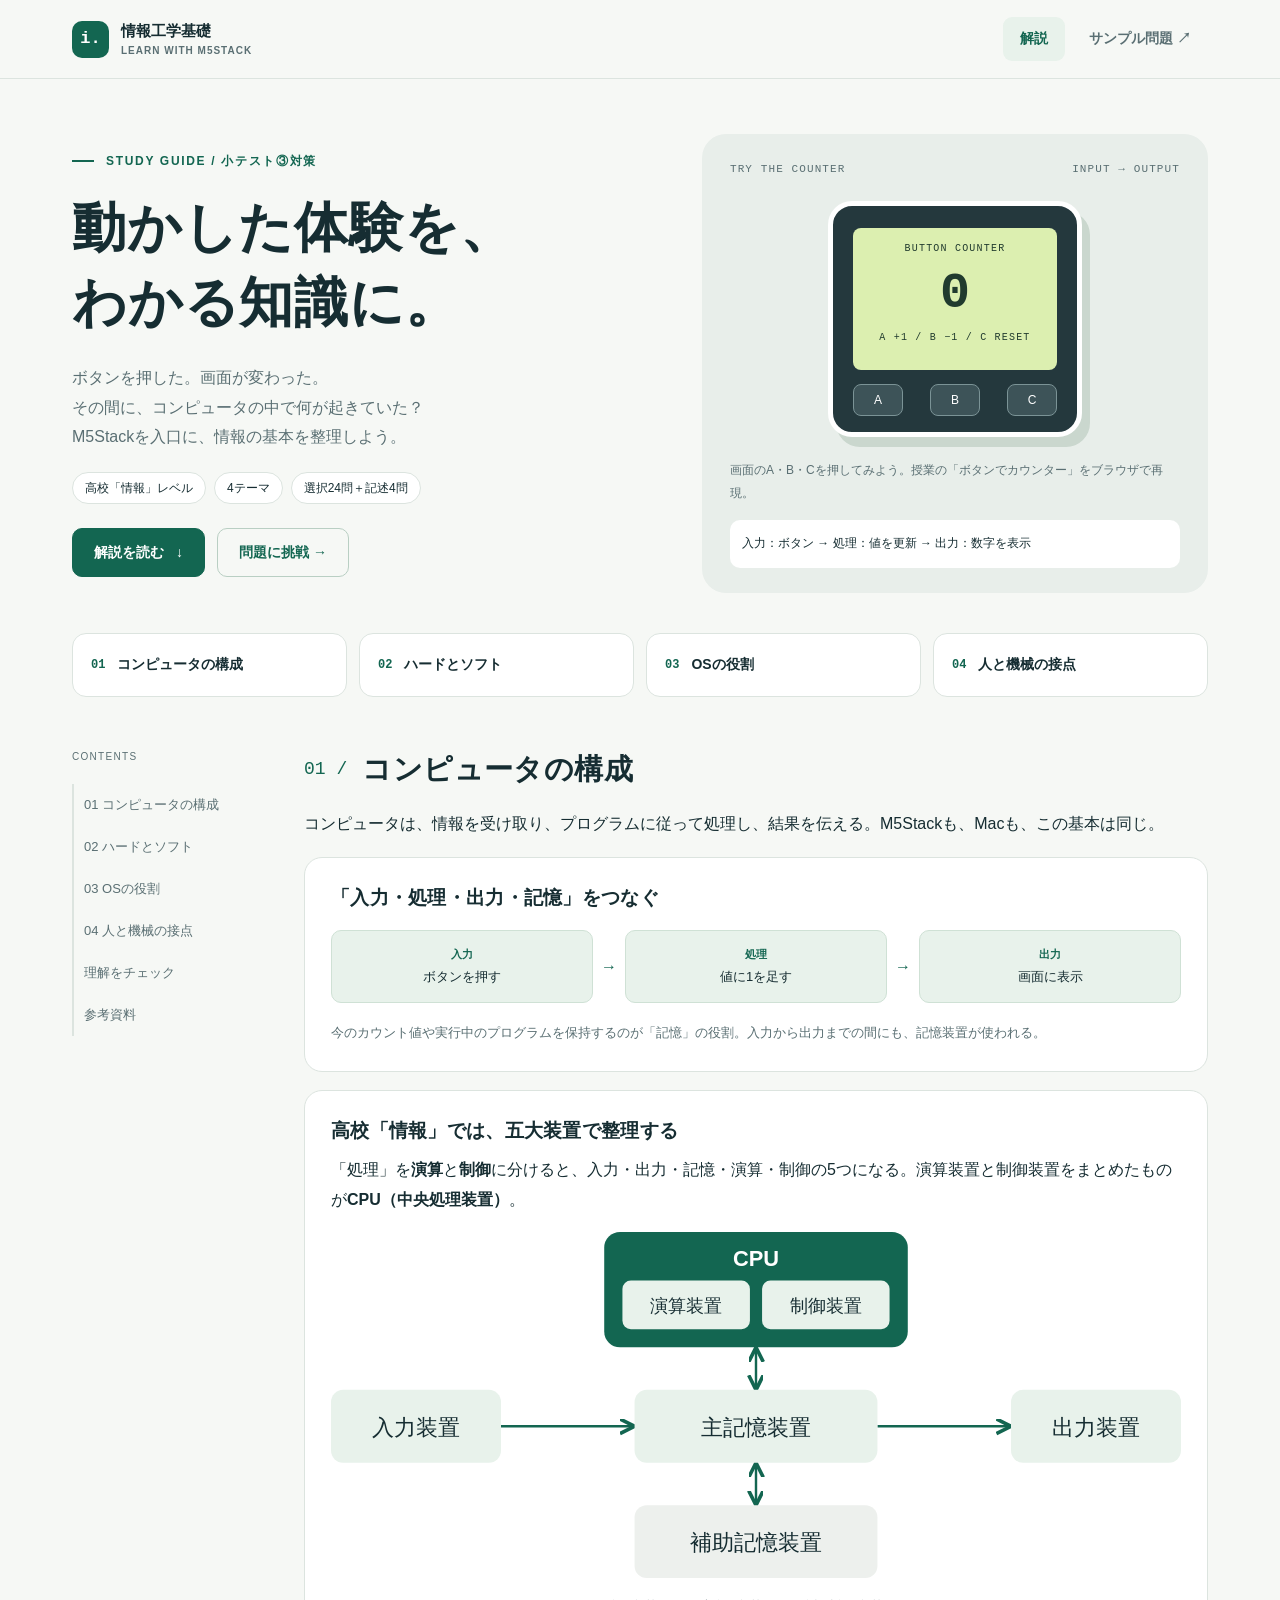
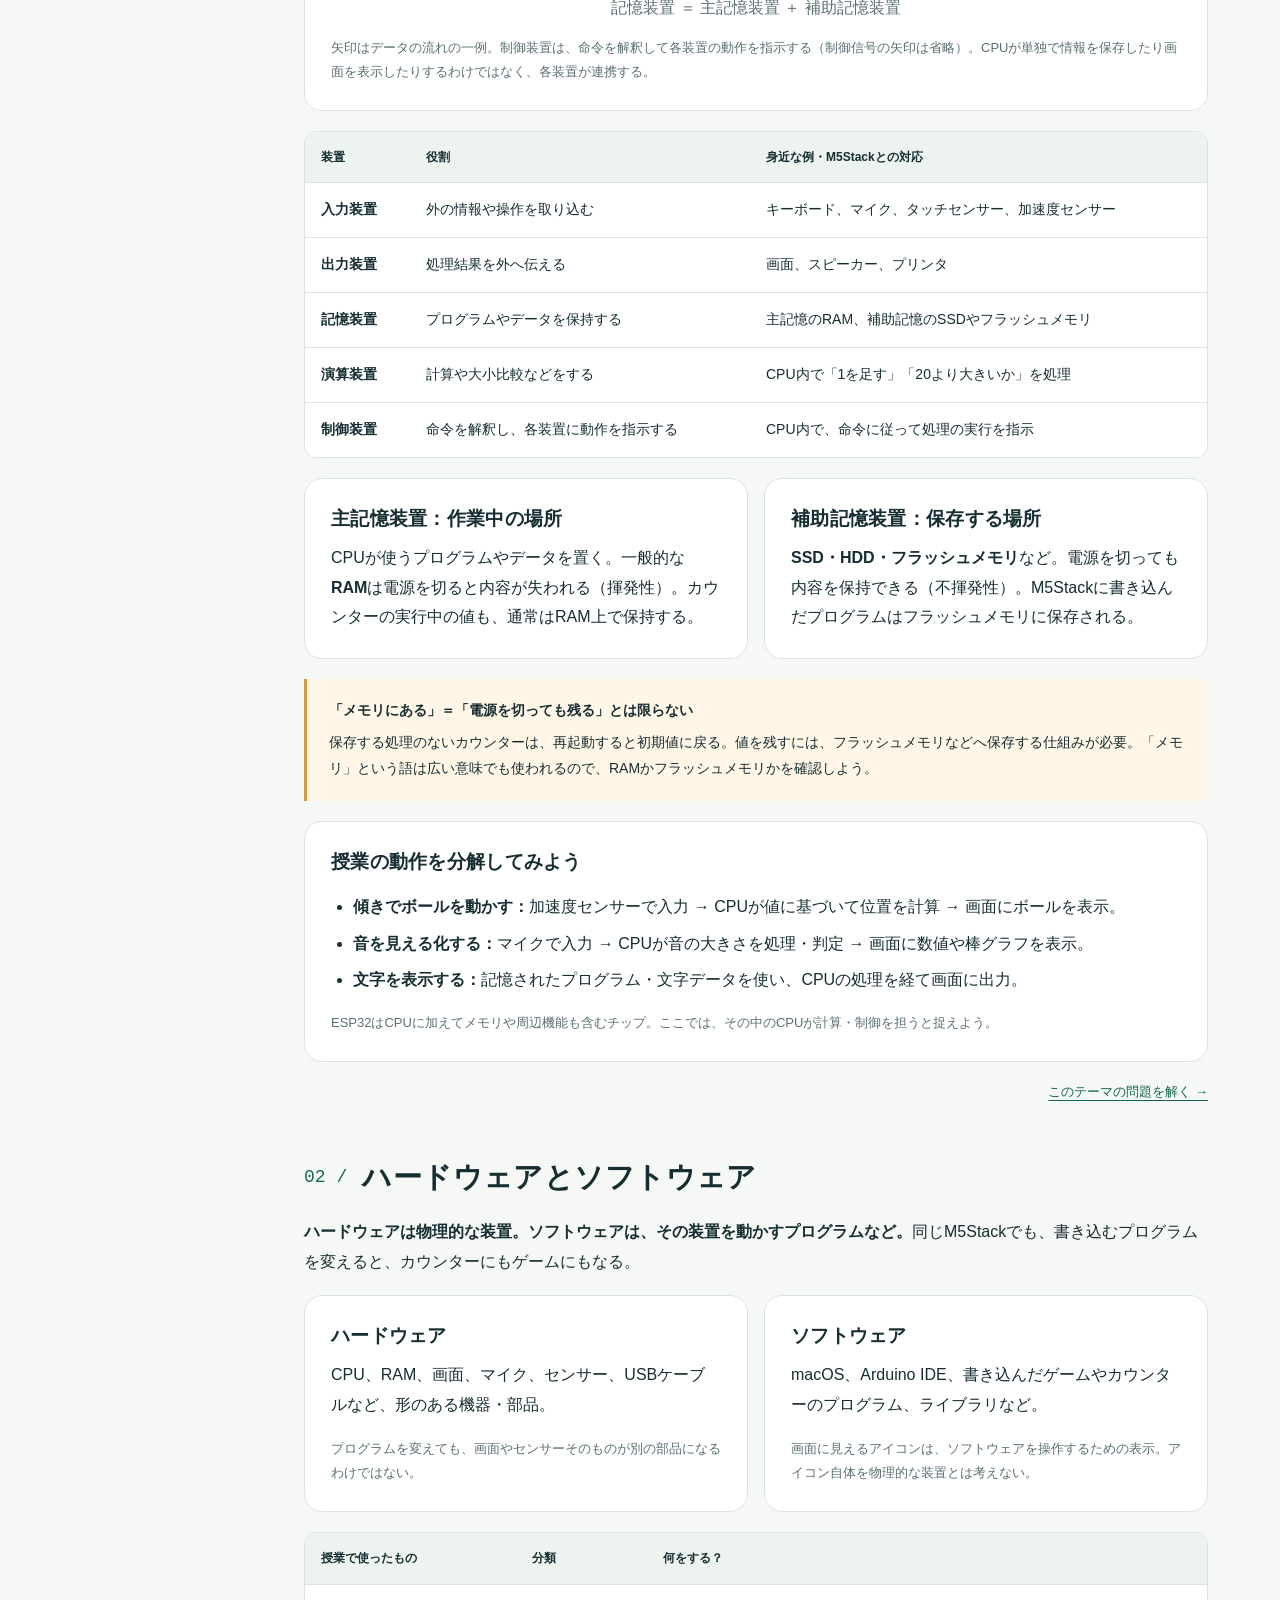
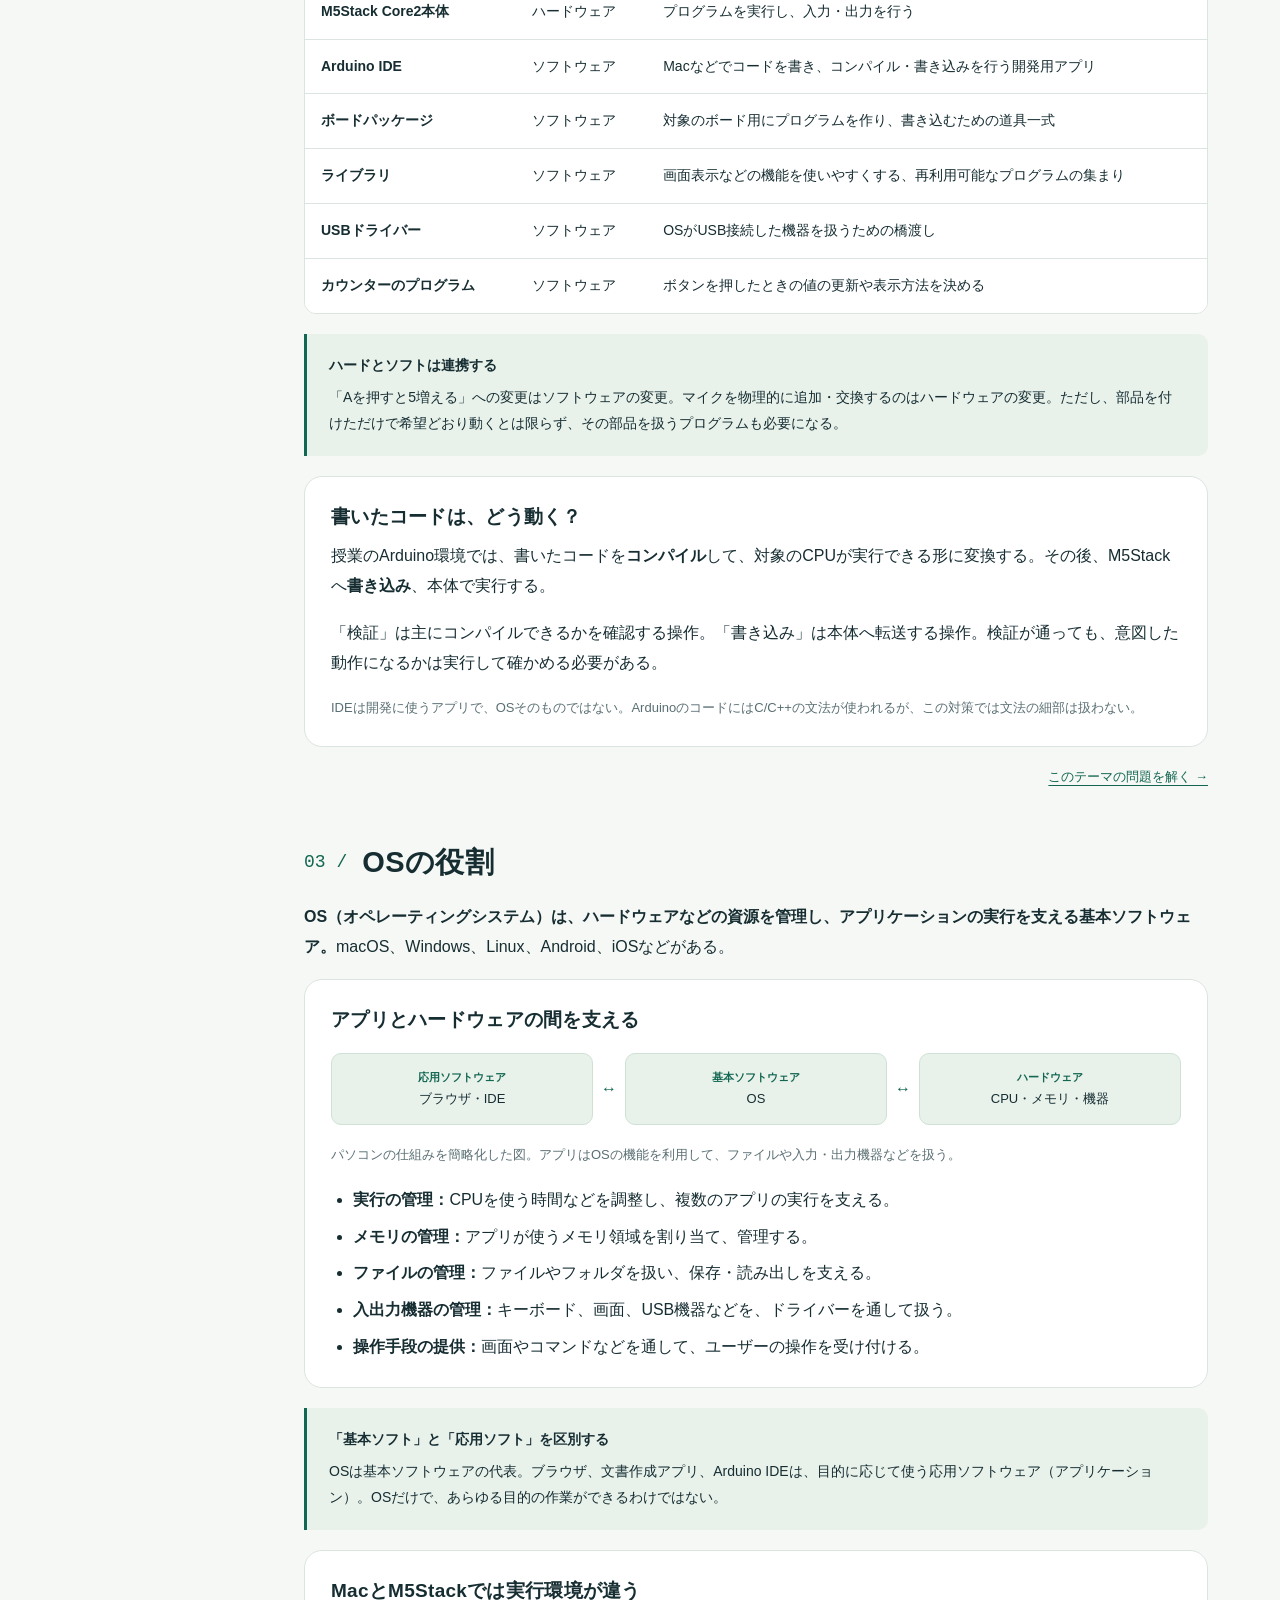
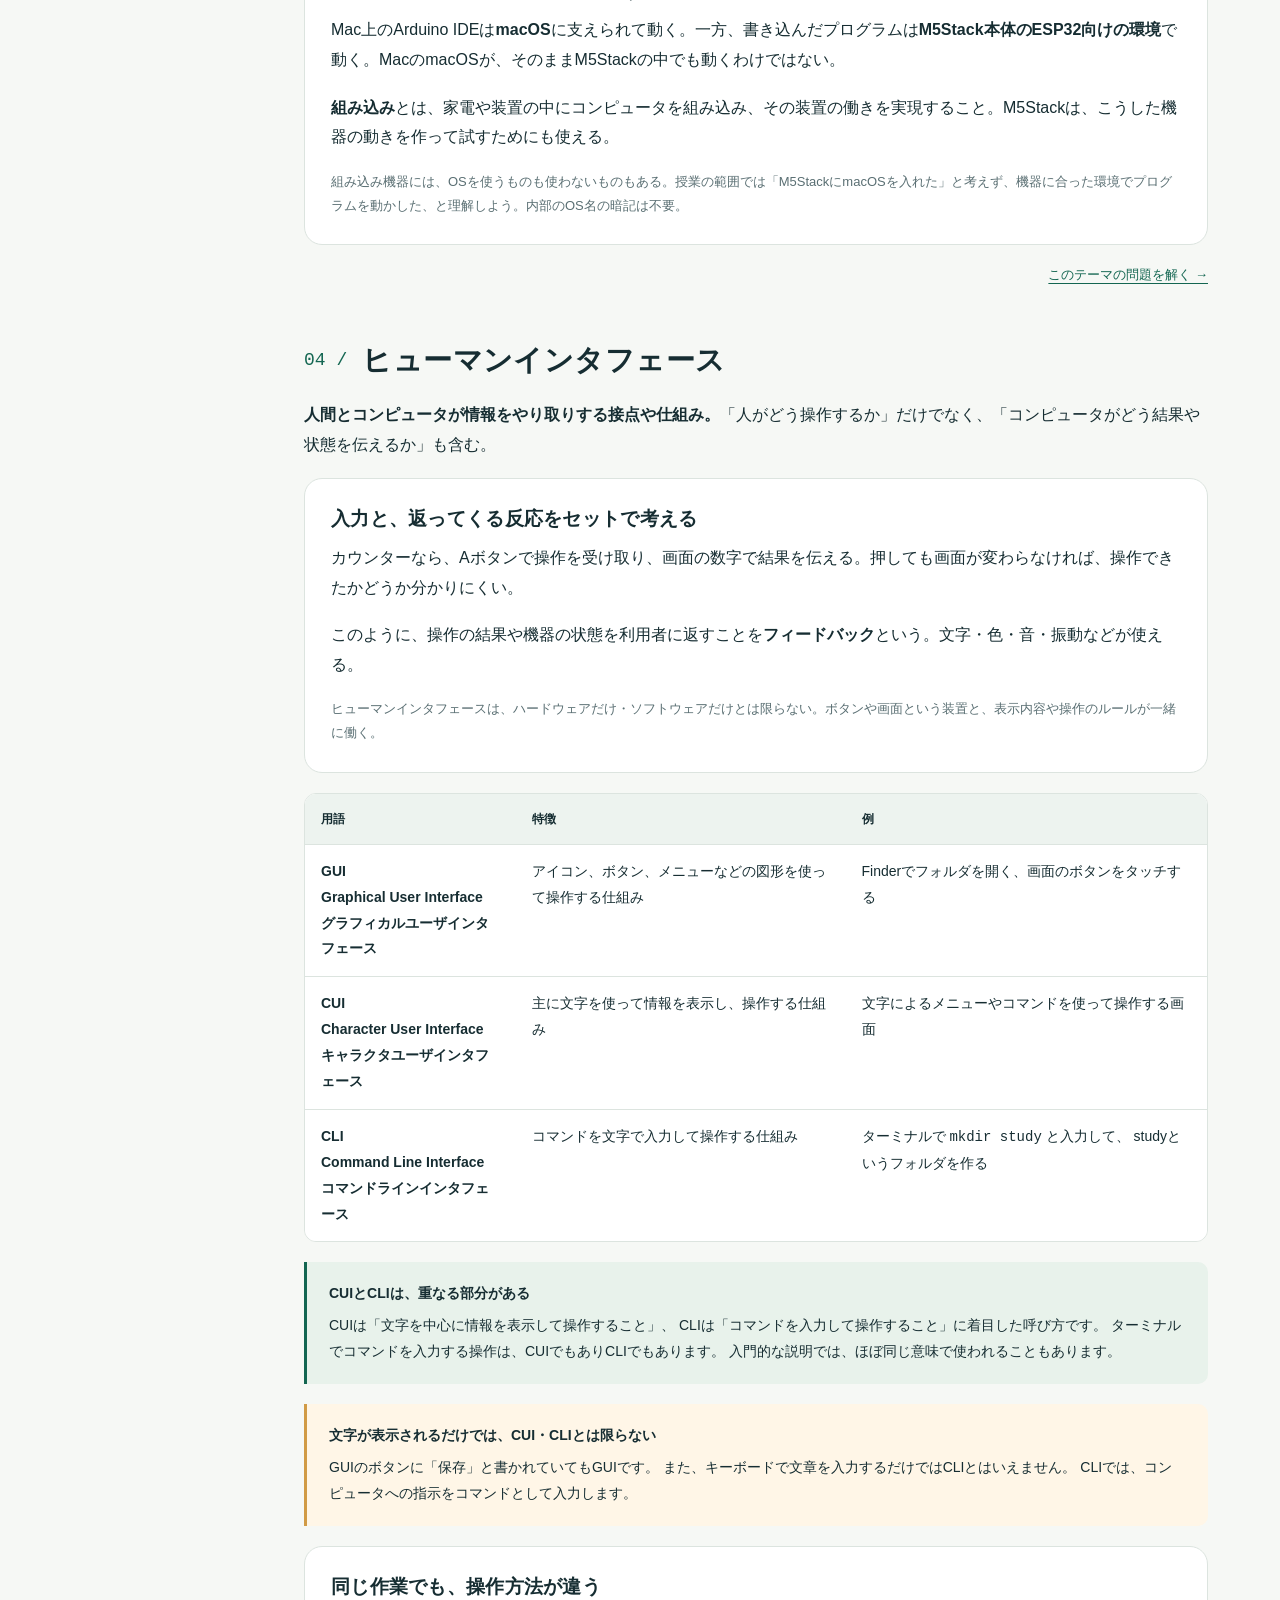
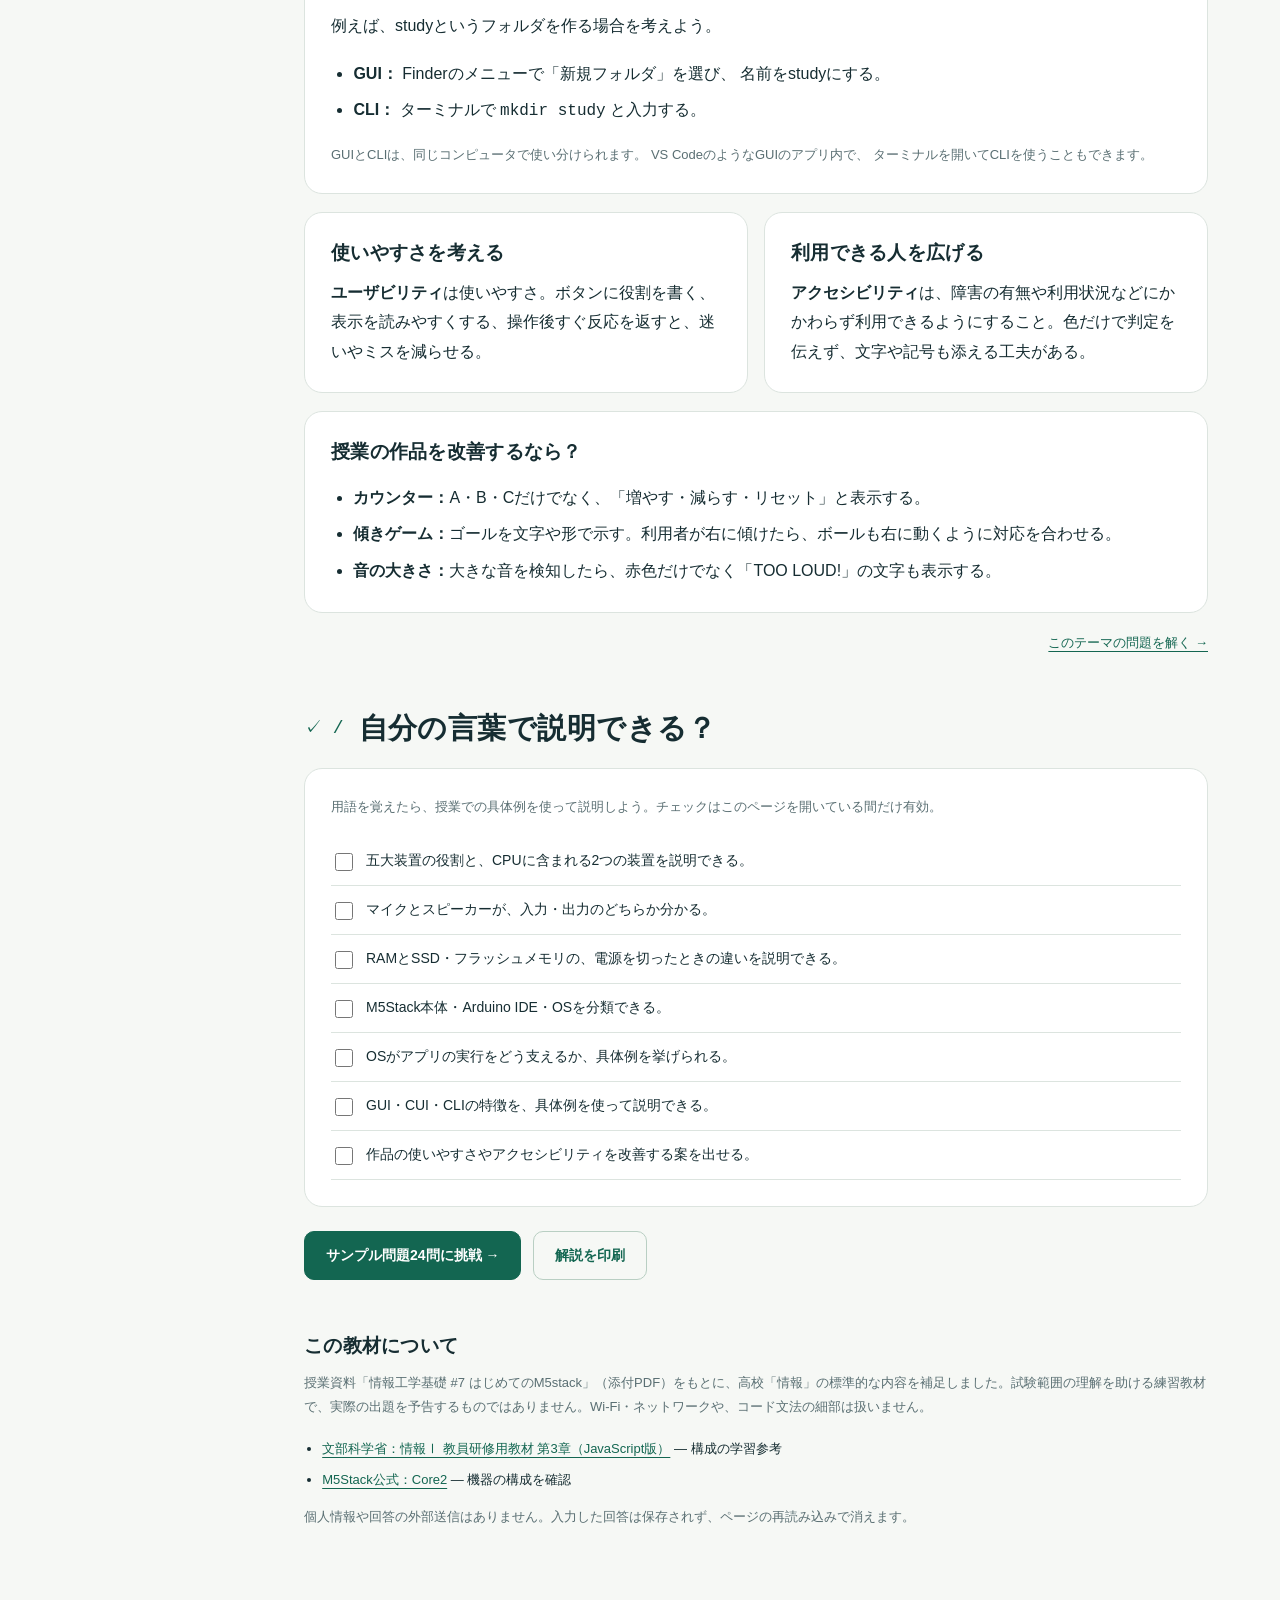
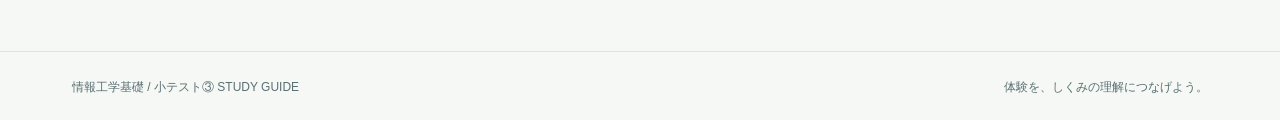
<file: index.html>
<!doctype html>
<html lang="ja"><head><meta charset="utf-8"><meta name="viewport" content="width=device-width, initial-scale=1"><meta name="description" content="M5Stackの授業から復習する情報工学基礎。コンピュータの構成、ハードウェアとソフトウェア、OS、ヒューマンインタフェースを高校情報のレベルで学ぶ小テスト対策。"><title>しくみを知る。｜情報工学基礎 小テスト③対策</title><link rel="stylesheet" href="assets/style.css"><script src="assets/learn.js" defer></script></head>
<body><a class="skip" href="#main">本文へ移動</a><header class="topbar"><div class="container"><a href="index.html" class="brand"><span class="brand-mark">i.</span><span>情報工学基礎<small>LEARN WITH M5STACK</small></span></a><nav aria-label="メインナビゲーション"><a href="index.html" aria-current="page">解説</a><a href="quiz.html">サンプル問題 ↗</a></nav></div></header>
<main id="main"><section class="hero container"><div class="hero-grid"><div><div class="eyebrow">STUDY GUIDE / 小テスト③対策</div><h1>動かした体験を、<br>わかる知識に。</h1><p class="lead">ボタンを押した。画面が変わった。<br>その間に、コンピュータの中で何が起きていた？<br>M5Stackを入口に、情報の基本を整理しよう。</p><div class="tags"><span class="tag">高校「情報」レベル</span><span class="tag">4テーマ</span><span class="tag">選択24問＋記述4問</span></div><div class="actions"><a class="btn" href="#structure">解説を読む <span>↓</span></a><a class="btn secondary" href="quiz.html">問題に挑戦 →</a></div></div><div class="demo"><div class="demo-label"><span>TRY THE COUNTER</span><span>INPUT → OUTPUT</span></div><div class="device" aria-label="授業のカウンターを再現したデモ"><div class="screen"><div class="screen-label">BUTTON COUNTER</div><div class="counter" id="counter" aria-live="polite">0</div><div class="screen-label">A +1 / B −1 / C RESET</div></div><div class="device-buttons"><button id="plus" aria-label="Aボタン：1増やす">A</button><button id="minus" aria-label="Bボタン：1減らす">B</button><button id="reset-counter" aria-label="Cボタン：0に戻す">C</button></div></div><p>画面のA・B・Cを押してみよう。授業の「ボタンでカウンター」をブラウザで再現。</p><div class="signal" id="signal" aria-live="polite">入力：ボタン → 処理：値を更新 → 出力：数字を表示</div><noscript><p>デモを動かすにはJavaScriptを有効にしてください。解説はそのまま読めます。</p></noscript></div></div></section>
<div class="container overview" aria-label="解説の目次"><a href="#structure"><span>01</span>コンピュータの構成</a><a href="#software"><span>02</span>ハードとソフト</a><a href="#os"><span>03</span>OSの役割</a><a href="#interface"><span>04</span>人と機械の接点</a></div>
<div class="container study-layout"><aside class="side"><p>CONTENTS</p><a href="#structure">01 コンピュータの構成</a><a href="#software">02 ハードとソフト</a><a href="#os">03 OSの役割</a><a href="#interface">04 人と機械の接点</a><a href="#review">理解をチェック</a><a href="#sources">参考資料</a></aside><div>
<section class="chapter" id="structure"><div class="chapter-head"><span class="chapter-num">01 /</span><h2>コンピュータの構成</h2></div><p>コンピュータは、情報を受け取り、プログラムに従って処理し、結果を伝える。M5Stackも、Macも、この基本は同じ。</p><div class="card"><h3>「入力・処理・出力・記憶」をつなぐ</h3><div class="flow"><div><b>入力</b>ボタンを押す</div><span>→</span><div><b>処理</b>値に1を足す</div><span>→</span><div><b>出力</b>画面に表示</div></div><p class="small">今のカウント値や実行中のプログラムを保持するのが「記憶」の役割。入力から出力までの間にも、記憶装置が使われる。</p></div>
<div class="card"><h3>高校「情報」では、五大装置で整理する</h3><p>「処理」を<strong>演算</strong>と<strong>制御</strong>に分けると、入力・出力・記憶・演算・制御の5つになる。演算装置と制御装置をまとめたものが<strong>CPU（中央処理装置）</strong>。</p>
<svg class="diagram" viewBox="0 0 700 320" role="img" aria-labelledby="diagram-title diagram-desc"><title id="diagram-title">五大装置の関係</title><desc id="diagram-desc">入力装置から主記憶装置にデータが入り、CPUが主記憶装置とやり取りして処理し、出力装置へ結果を送る。CPUには演算装置と制御装置がある。記憶装置には主記憶装置と補助記憶装置がある。図の矢印はデータの流れの例。</desc><defs><marker id="arrow" markerWidth="8" markerHeight="8" refX="6" refY="3" orient="auto-start-reverse"><path d="M0 0 L6 3 L0 6" fill="none" stroke="#136651" stroke-width="1.5"/></marker></defs><g fill="none" stroke="#136651" stroke-width="2" marker-end="url(#arrow)"><path d="M140 160 H250"/><path d="M450 160 H560"/><path d="M350 95 V130" marker-start="url(#arrow)"/><path d="M350 190 V225" marker-start="url(#arrow)"/></g><g font-family="sans-serif" text-anchor="middle" fill="#162d32"><rect x="225" y="0" width="250" height="95" rx="13" fill="#136651"/><text x="350" y="28" fill="white" font-size="18" font-weight="bold">CPU</text><rect x="240" y="40" width="105" height="40" rx="7" fill="#e8f2eb"/><rect x="355" y="40" width="105" height="40" rx="7" fill="#e8f2eb"/><text x="292" y="66" font-size="15">演算装置</text><text x="408" y="66" font-size="15">制御装置</text><rect x="0" y="130" width="140" height="60" rx="10" fill="#e8f2eb"/><text x="70" y="167" font-size="18">入力装置</text><rect x="250" y="130" width="200" height="60" rx="10" fill="#e8f2eb"/><text x="350" y="167" font-size="18">主記憶装置</text><rect x="560" y="130" width="140" height="60" rx="10" fill="#e8f2eb"/><text x="630" y="167" font-size="18">出力装置</text><rect x="250" y="225" width="200" height="60" rx="10" fill="#edf0ed"/><text x="350" y="262" font-size="18">補助記憶装置</text><text x="350" y="314" font-size="13" fill="#5a6f73">記憶装置 ＝ 主記憶装置 ＋ 補助記憶装置</text></g></svg><p class="small">矢印はデータの流れの一例。制御装置は、命令を解釈して各装置の動作を指示する（制御信号の矢印は省略）。CPUが単独で情報を保存したり画面を表示したりするわけではなく、各装置が連携する。</p></div>
<div class="table-wrap"><table><thead><tr><th>装置</th><th>役割</th><th>身近な例・M5Stackとの対応</th></tr></thead><tbody><tr><td>入力装置</td><td>外の情報や操作を取り込む</td><td>キーボード、マイク、タッチセンサー、加速度センサー</td></tr><tr><td>出力装置</td><td>処理結果を外へ伝える</td><td>画面、スピーカー、プリンタ</td></tr><tr><td>記憶装置</td><td>プログラムやデータを保持する</td><td>主記憶のRAM、補助記憶のSSDやフラッシュメモリ</td></tr><tr><td>演算装置</td><td>計算や大小比較などをする</td><td>CPU内で「1を足す」「20より大きいか」を処理</td></tr><tr><td>制御装置</td><td>命令を解釈し、各装置に動作を指示する</td><td>CPU内で、命令に従って処理の実行を指示</td></tr></tbody></table></div>
<div class="two-col"><div class="card"><h3>主記憶装置：作業中の場所</h3><p>CPUが使うプログラムやデータを置く。一般的な<strong>RAM</strong>は電源を切ると内容が失われる（揮発性）。カウンターの実行中の値も、通常はRAM上で保持する。</p></div><div class="card"><h3>補助記憶装置：保存する場所</h3><p><strong>SSD・HDD・フラッシュメモリ</strong>など。電源を切っても内容を保持できる（不揮発性）。M5Stackに書き込んだプログラムはフラッシュメモリに保存される。</p></div></div><div class="callout note"><strong>「メモリにある」＝「電源を切っても残る」とは限らない</strong>保存する処理のないカウンターは、再起動すると初期値に戻る。値を残すには、フラッシュメモリなどへ保存する仕組みが必要。「メモリ」という語は広い意味でも使われるので、RAMかフラッシュメモリかを確認しよう。</div>
<div class="card"><h3>授業の動作を分解してみよう</h3><ul><li><strong>傾きでボールを動かす：</strong>加速度センサーで入力 → CPUが値に基づいて位置を計算 → 画面にボールを表示。</li><li><strong>音を見える化する：</strong>マイクで入力 → CPUが音の大きさを処理・判定 → 画面に数値や棒グラフを表示。</li><li><strong>文字を表示する：</strong>記憶されたプログラム・文字データを使い、CPUの処理を経て画面に出力。</li></ul><p class="small">ESP32はCPUに加えてメモリや周辺機能も含むチップ。ここでは、その中のCPUが計算・制御を担うと捉えよう。</p></div><p class="chapter-link"><a href="quiz.html?topic=structure">このテーマの問題を解く →</a></p></section>
<section class="chapter" id="software"><div class="chapter-head"><span class="chapter-num">02 /</span><h2>ハードウェアとソフトウェア</h2></div><p><strong>ハードウェアは物理的な装置。ソフトウェアは、その装置を動かすプログラムなど。</strong>同じM5Stackでも、書き込むプログラムを変えると、カウンターにもゲームにもなる。</p><div class="two-col"><div class="card"><h3>ハードウェア</h3><p>CPU、RAM、画面、マイク、センサー、USBケーブルなど、形のある機器・部品。</p><p class="small">プログラムを変えても、画面やセンサーそのものが別の部品になるわけではない。</p></div><div class="card"><h3>ソフトウェア</h3><p>macOS、Arduino IDE、書き込んだゲームやカウンターのプログラム、ライブラリなど。</p><p class="small">画面に見えるアイコンは、ソフトウェアを操作するための表示。アイコン自体を物理的な装置とは考えない。</p></div></div>
<div class="table-wrap"><table><thead><tr><th>授業で使ったもの</th><th>分類</th><th>何をする？</th></tr></thead><tbody><tr><td>M5Stack Core2本体</td><td>ハードウェア</td><td>プログラムを実行し、入力・出力を行う</td></tr><tr><td>Arduino IDE</td><td>ソフトウェア</td><td>Macなどでコードを書き、コンパイル・書き込みを行う開発用アプリ</td></tr><tr><td>ボードパッケージ</td><td>ソフトウェア</td><td>対象のボード用にプログラムを作り、書き込むための道具一式</td></tr><tr><td>ライブラリ</td><td>ソフトウェア</td><td>画面表示などの機能を使いやすくする、再利用可能なプログラムの集まり</td></tr><tr><td>USBドライバー</td><td>ソフトウェア</td><td>OSがUSB接続した機器を扱うための橋渡し</td></tr><tr><td>カウンターのプログラム</td><td>ソフトウェア</td><td>ボタンを押したときの値の更新や表示方法を決める</td></tr></tbody></table></div><div class="callout"><strong>ハードとソフトは連携する</strong>「Aを押すと5増える」への変更はソフトウェアの変更。マイクを物理的に追加・交換するのはハードウェアの変更。ただし、部品を付けただけで希望どおり動くとは限らず、その部品を扱うプログラムも必要になる。</div><div class="card"><h3>書いたコードは、どう動く？</h3><p>授業のArduino環境では、書いたコードを<strong>コンパイル</strong>して、対象のCPUが実行できる形に変換する。その後、M5Stackへ<strong>書き込み</strong>、本体で実行する。</p><p>「検証」は主にコンパイルできるかを確認する操作。「書き込み」は本体へ転送する操作。検証が通っても、意図した動作になるかは実行して確かめる必要がある。</p><p class="small">IDEは開発に使うアプリで、OSそのものではない。ArduinoのコードにはC/C++の文法が使われるが、この対策では文法の細部は扱わない。</p></div><p class="chapter-link"><a href="quiz.html?topic=software">このテーマの問題を解く →</a></p></section>
<section class="chapter" id="os"><div class="chapter-head"><span class="chapter-num">03 /</span><h2>OSの役割</h2></div><p><strong>OS（オペレーティングシステム）は、ハードウェアなどの資源を管理し、アプリケーションの実行を支える基本ソフトウェア。</strong>macOS、Windows、Linux、Android、iOSなどがある。</p><div class="card"><h3>アプリとハードウェアの間を支える</h3><div class="flow"><div><b>応用ソフトウェア</b>ブラウザ・IDE</div><span>↔</span><div><b>基本ソフトウェア</b>OS</div><span>↔</span><div><b>ハードウェア</b>CPU・メモリ・機器</div></div><p class="small">パソコンの仕組みを簡略化した図。アプリはOSの機能を利用して、ファイルや入力・出力機器などを扱う。</p><ul><li><strong>実行の管理：</strong>CPUを使う時間などを調整し、複数のアプリの実行を支える。</li><li><strong>メモリの管理：</strong>アプリが使うメモリ領域を割り当て、管理する。</li><li><strong>ファイルの管理：</strong>ファイルやフォルダを扱い、保存・読み出しを支える。</li><li><strong>入出力機器の管理：</strong>キーボード、画面、USB機器などを、ドライバーを通して扱う。</li><li><strong>操作手段の提供：</strong>画面やコマンドなどを通して、ユーザーの操作を受け付ける。</li></ul></div><div class="callout"><strong>「基本ソフト」と「応用ソフト」を区別する</strong>OSは基本ソフトウェアの代表。ブラウザ、文書作成アプリ、Arduino IDEは、目的に応じて使う応用ソフトウェア（アプリケーション）。OSだけで、あらゆる目的の作業ができるわけではない。</div>
<div class="card"><h3>MacとM5Stackでは実行環境が違う</h3><p>Mac上のArduino IDEは<strong>macOS</strong>に支えられて動く。一方、書き込んだプログラムは<strong>M5Stack本体のESP32向けの環境</strong>で動く。MacのmacOSが、そのままM5Stackの中でも動くわけではない。</p><p><strong>組み込み</strong>とは、家電や装置の中にコンピュータを組み込み、その装置の働きを実現すること。M5Stackは、こうした機器の動きを作って試すためにも使える。</p><p class="small">組み込み機器には、OSを使うものも使わないものもある。授業の範囲では「M5StackにmacOSを入れた」と考えず、機器に合った環境でプログラムを動かした、と理解しよう。内部のOS名の暗記は不要。</p></div><p class="chapter-link"><a href="quiz.html?topic=os">このテーマの問題を解く →</a></p></section>
<section class="chapter" id="interface"><div class="chapter-head"><span class="chapter-num">04 /</span><h2>ヒューマンインタフェース</h2></div><p><strong>人間とコンピュータが情報をやり取りする接点や仕組み。</strong>「人がどう操作するか」だけでなく、「コンピュータがどう結果や状態を伝えるか」も含む。</p><div class="card"><h3>入力と、返ってくる反応をセットで考える</h3><p>カウンターなら、Aボタンで操作を受け取り、画面の数字で結果を伝える。押しても画面が変わらなければ、操作できたかどうか分かりにくい。</p><p>このように、操作の結果や機器の状態を利用者に返すことを<strong>フィードバック</strong>という。文字・色・音・振動などが使える。</p><p class="small">ヒューマンインタフェースは、ハードウェアだけ・ソフトウェアだけとは限らない。ボタンや画面という装置と、表示内容や操作のルールが一緒に働く。</p></div>
<div class="table-wrap">
  <table>
    <thead>
      <tr>
        <th>用語</th>
        <th>特徴</th>
        <th>例</th>
      </tr>
    </thead>
    <tbody>
      <tr>
        <td>
          GUI<br>
          Graphical User Interface<br>
          グラフィカルユーザインタフェース
        </td>
        <td>
          アイコン、ボタン、メニューなどの図形を使って操作する仕組み
        </td>
        <td>
          Finderでフォルダを開く、画面のボタンをタッチする
        </td>
      </tr>
      <tr>
        <td>
          CUI<br>
          Character User Interface<br>
          キャラクタユーザインタフェース
        </td>
        <td>
          主に文字を使って情報を表示し、操作する仕組み
        </td>
        <td>
          文字によるメニューやコマンドを使って操作する画面
        </td>
      </tr>
      <tr>
        <td>
          CLI<br>
          Command Line Interface<br>
          コマンドラインインタフェース
        </td>
        <td>
          コマンドを文字で入力して操作する仕組み
        </td>
        <td>
          ターミナルで <code>mkdir study</code> と入力して、
          studyというフォルダを作る
        </td>
      </tr>
    </tbody>
  </table>
</div>

<div class="callout">
  <strong>CUIとCLIは、重なる部分がある</strong>
  CUIは「文字を中心に情報を表示して操作すること」、
  CLIは「コマンドを入力して操作すること」に着目した呼び方です。
  ターミナルでコマンドを入力する操作は、CUIでもありCLIでもあります。
  入門的な説明では、ほぼ同じ意味で使われることもあります。
</div>

<div class="callout note">
  <strong>文字が表示されるだけでは、CUI・CLIとは限らない</strong>
  GUIのボタンに「保存」と書かれていてもGUIです。
  また、キーボードで文章を入力するだけではCLIとはいえません。
  CLIでは、コンピュータへの指示をコマンドとして入力します。
</div>

<div class="card">
  <h3>同じ作業でも、操作方法が違う</h3>
  <p>
    例えば、studyというフォルダを作る場合を考えよう。
  </p>
  <ul>
    <li>
      <strong>GUI：</strong>
      Finderのメニューで「新規フォルダ」を選び、
      名前をstudyにする。
    </li>
    <li>
      <strong>CLI：</strong>
      ターミナルで <code>mkdir study</code> と入力する。
    </li>
  </ul>
  <p class="small">
    GUIとCLIは、同じコンピュータで使い分けられます。
    VS CodeのようなGUIのアプリ内で、
    ターミナルを開いてCLIを使うこともできます。
  </p>
</div>
<div class="two-col"><div class="card"><h3>使いやすさを考える</h3><p><strong>ユーザビリティ</strong>は使いやすさ。ボタンに役割を書く、表示を読みやすくする、操作後すぐ反応を返すと、迷いやミスを減らせる。</p></div><div class="card"><h3>利用できる人を広げる</h3><p><strong>アクセシビリティ</strong>は、障害の有無や利用状況などにかかわらず利用できるようにすること。色だけで判定を伝えず、文字や記号も添える工夫がある。</p></div></div><div class="card" style="margin-top:18px"><h3>授業の作品を改善するなら？</h3><ul><li><strong>カウンター：</strong>A・B・Cだけでなく、「増やす・減らす・リセット」と表示する。</li><li><strong>傾きゲーム：</strong>ゴールを文字や形で示す。利用者が右に傾けたら、ボールも右に動くように対応を合わせる。</li><li><strong>音の大きさ：</strong>大きな音を検知したら、赤色だけでなく「TOO LOUD!」の文字も表示する。</li></ul></div><p class="chapter-link"><a href="quiz.html?topic=interface">このテーマの問題を解く →</a></p></section>
<section class="chapter" id="review"><div class="chapter-head"><span class="chapter-num">✓ /</span><h2>自分の言葉で説明できる？</h2></div><div class="card checklist"><p class="small">用語を覚えたら、授業での具体例を使って説明しよう。チェックはこのページを開いている間だけ有効。</p><label><input type="checkbox">五大装置の役割と、CPUに含まれる2つの装置を説明できる。</label><label><input type="checkbox">マイクとスピーカーが、入力・出力のどちらか分かる。</label><label><input type="checkbox">RAMとSSD・フラッシュメモリの、電源を切ったときの違いを説明できる。</label><label><input type="checkbox">M5Stack本体・Arduino IDE・OSを分類できる。</label><label><input type="checkbox">OSがアプリの実行をどう支えるか、具体例を挙げられる。</label><label><input type="checkbox">GUI・CUI・CLIの特徴を、具体例を使って説明できる。</label><label><input type="checkbox">作品の使いやすさやアクセシビリティを改善する案を出せる。</label></div><div class="actions"><a href="quiz.html" class="btn">サンプル問題24問に挑戦 →</a><button class="btn secondary" onclick="window.print()">解説を印刷</button></div></section>
<section class="chapter" id="sources"><h3>この教材について</h3><p class="small">授業資料「情報工学基礎 #7 はじめてのM5stack」（添付PDF）をもとに、高校「情報」の標準的な内容を補足しました。試験範囲の理解を助ける練習教材で、実際の出題を予告するものではありません。Wi-Fi・ネットワークや、コード文法の細部は扱いません。</p><ul class="source-list"><li><a href="https://www.mext.go.jp/content/20200716-mxt_jogai01-000001169_001.pdf" target="_blank" rel="noopener">文部科学省：情報Ⅰ 教員研修用教材 第3章（JavaScript版）</a> — 構成の学習参考</li><li><a href="https://docs.m5stack.com/en/core/core2" target="_blank" rel="noopener">M5Stack公式：Core2</a> — 機器の構成を確認</li></ul><p class="small">個人情報や回答の外部送信はありません。入力した回答は保存されず、ページの再読み込みで消えます。</p></section>
</div></div></main><footer class="footer"><div class="container"><span>情報工学基礎 / 小テスト③ STUDY GUIDE</span><span>体験を、しくみの理解につなげよう。</span></div></footer></body></html>
</file>
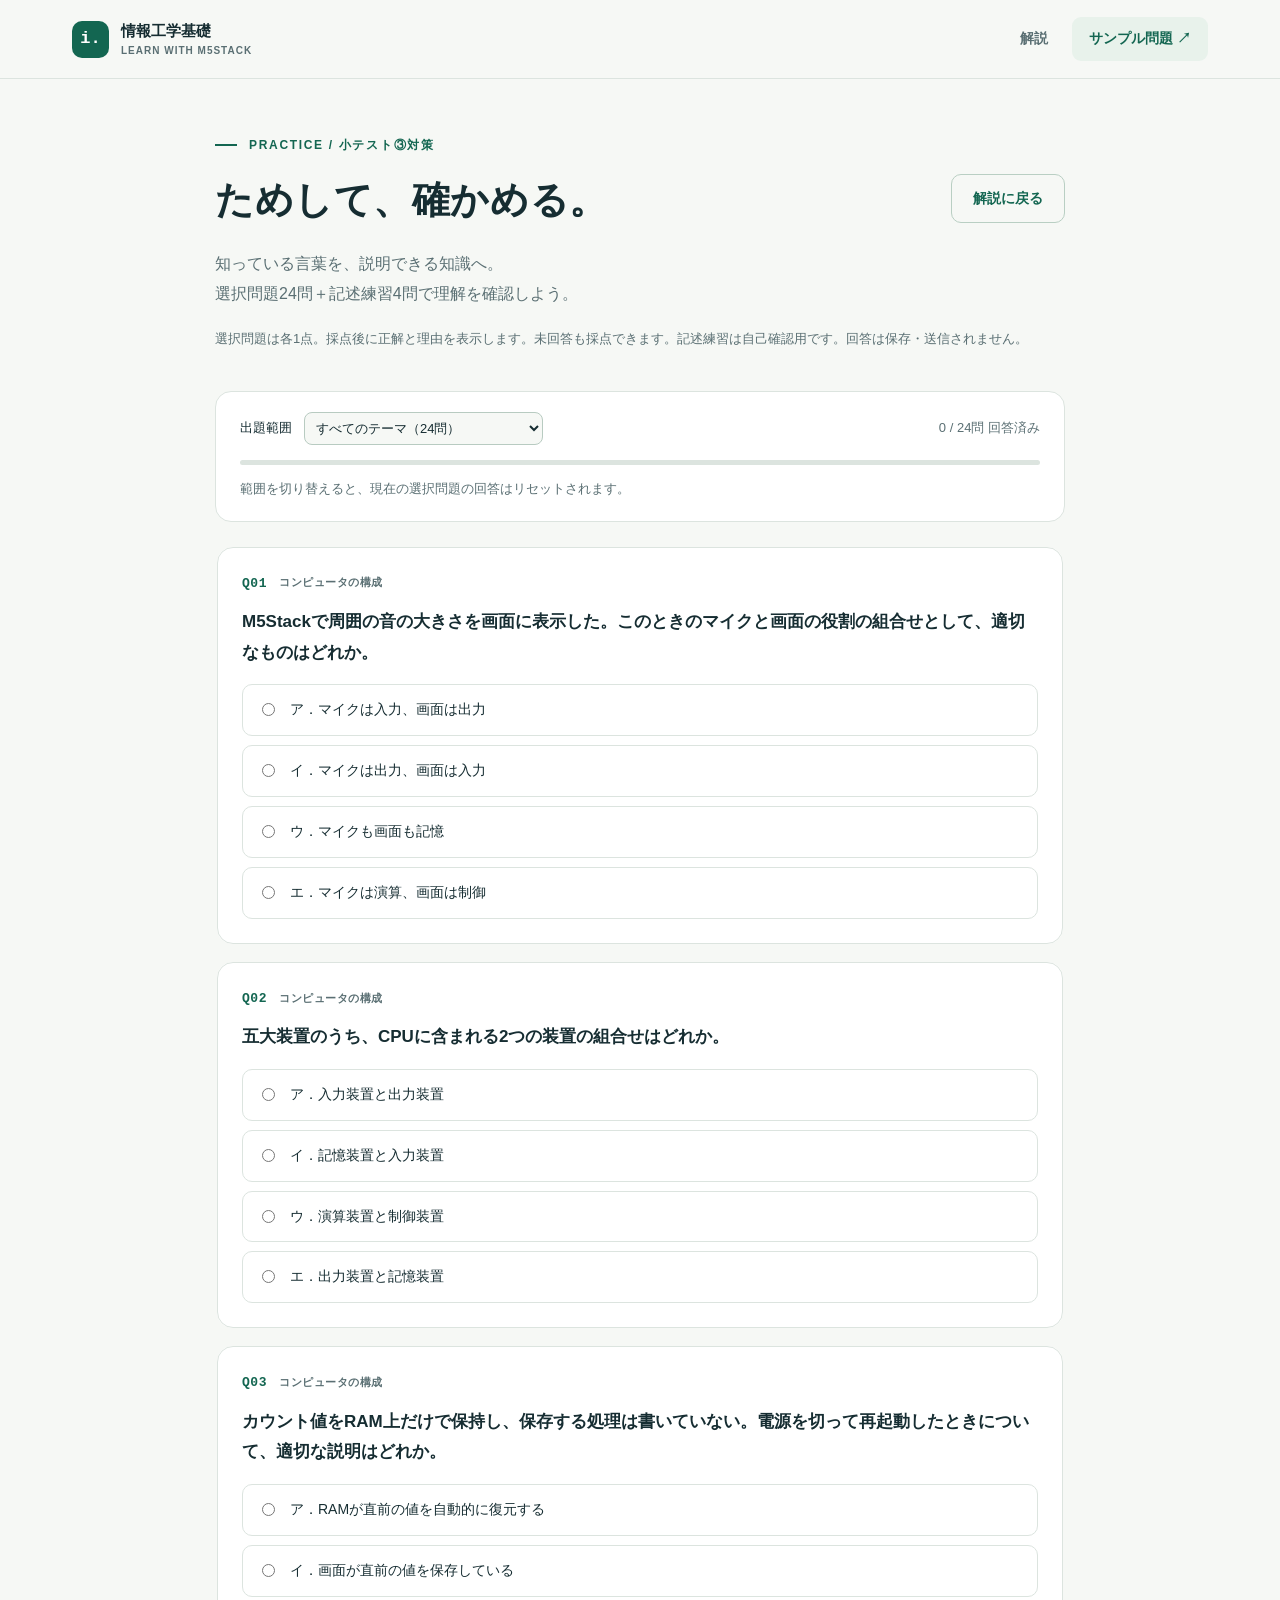
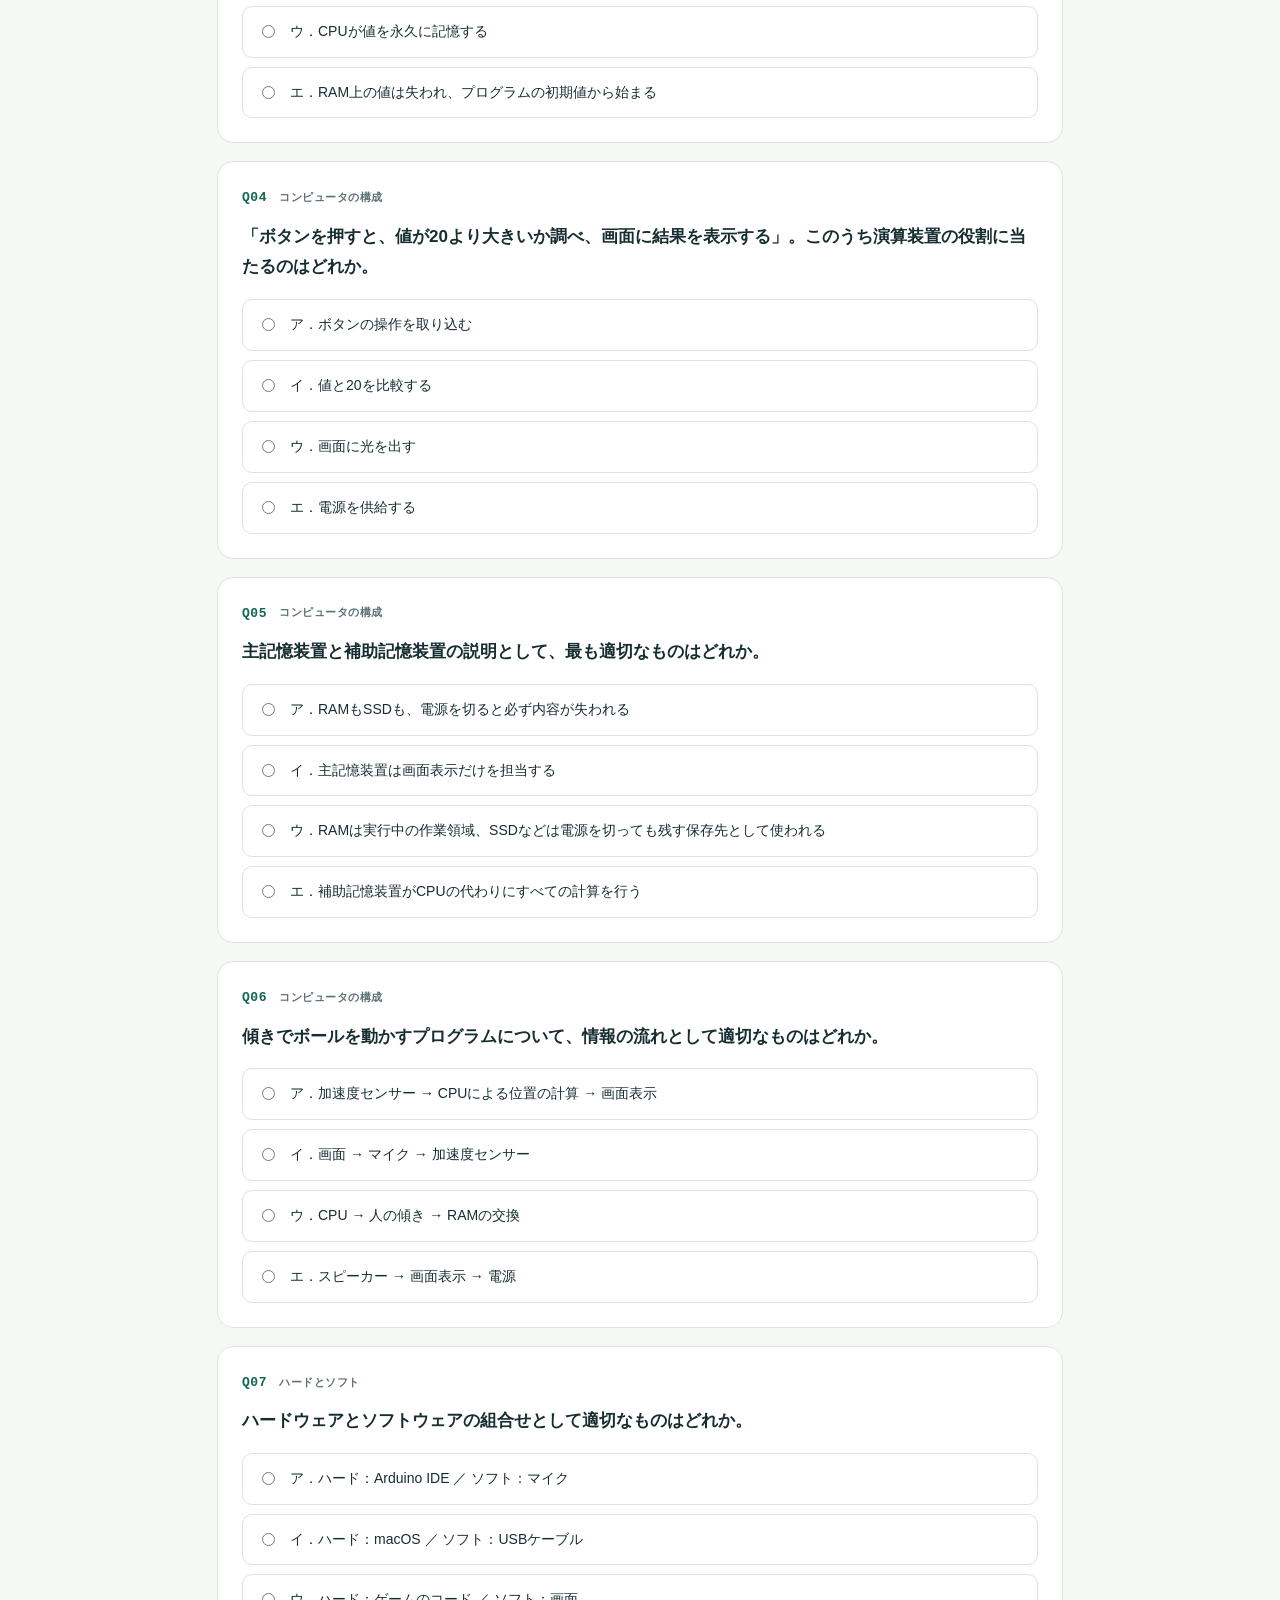
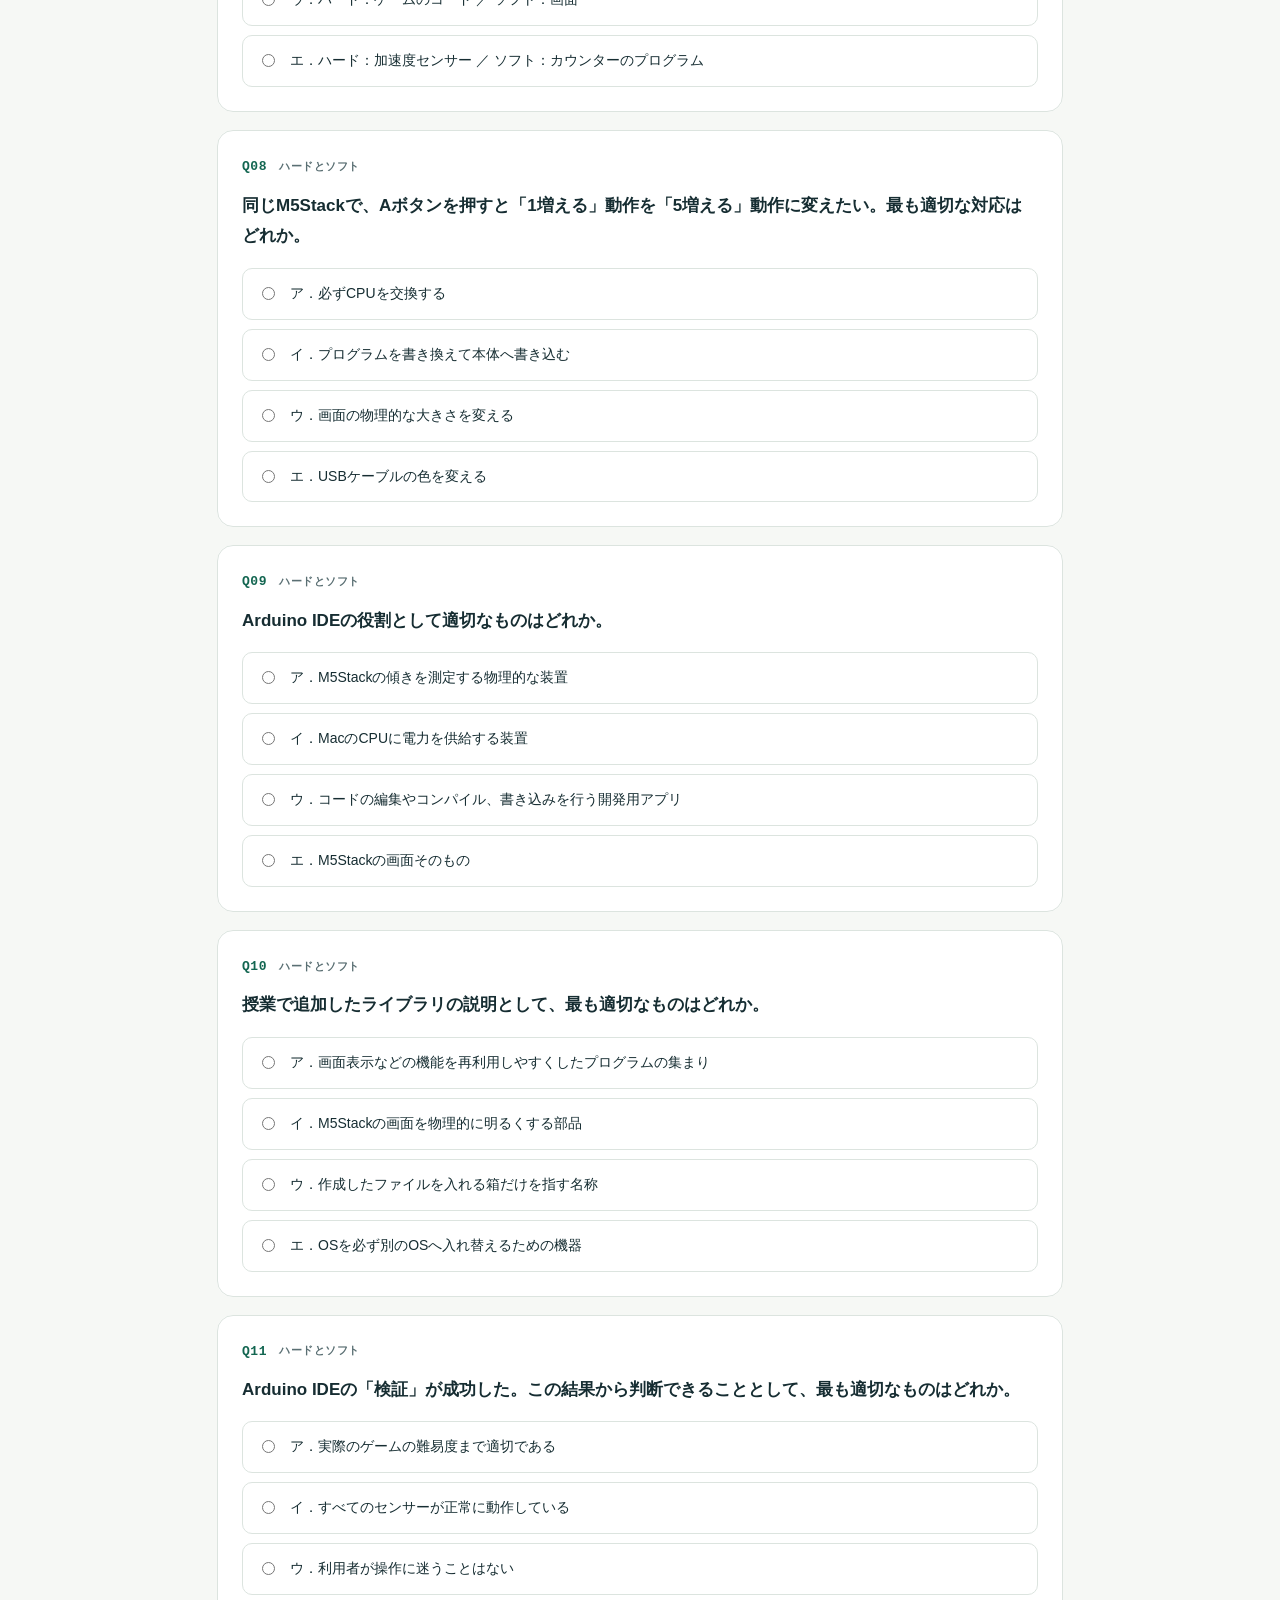
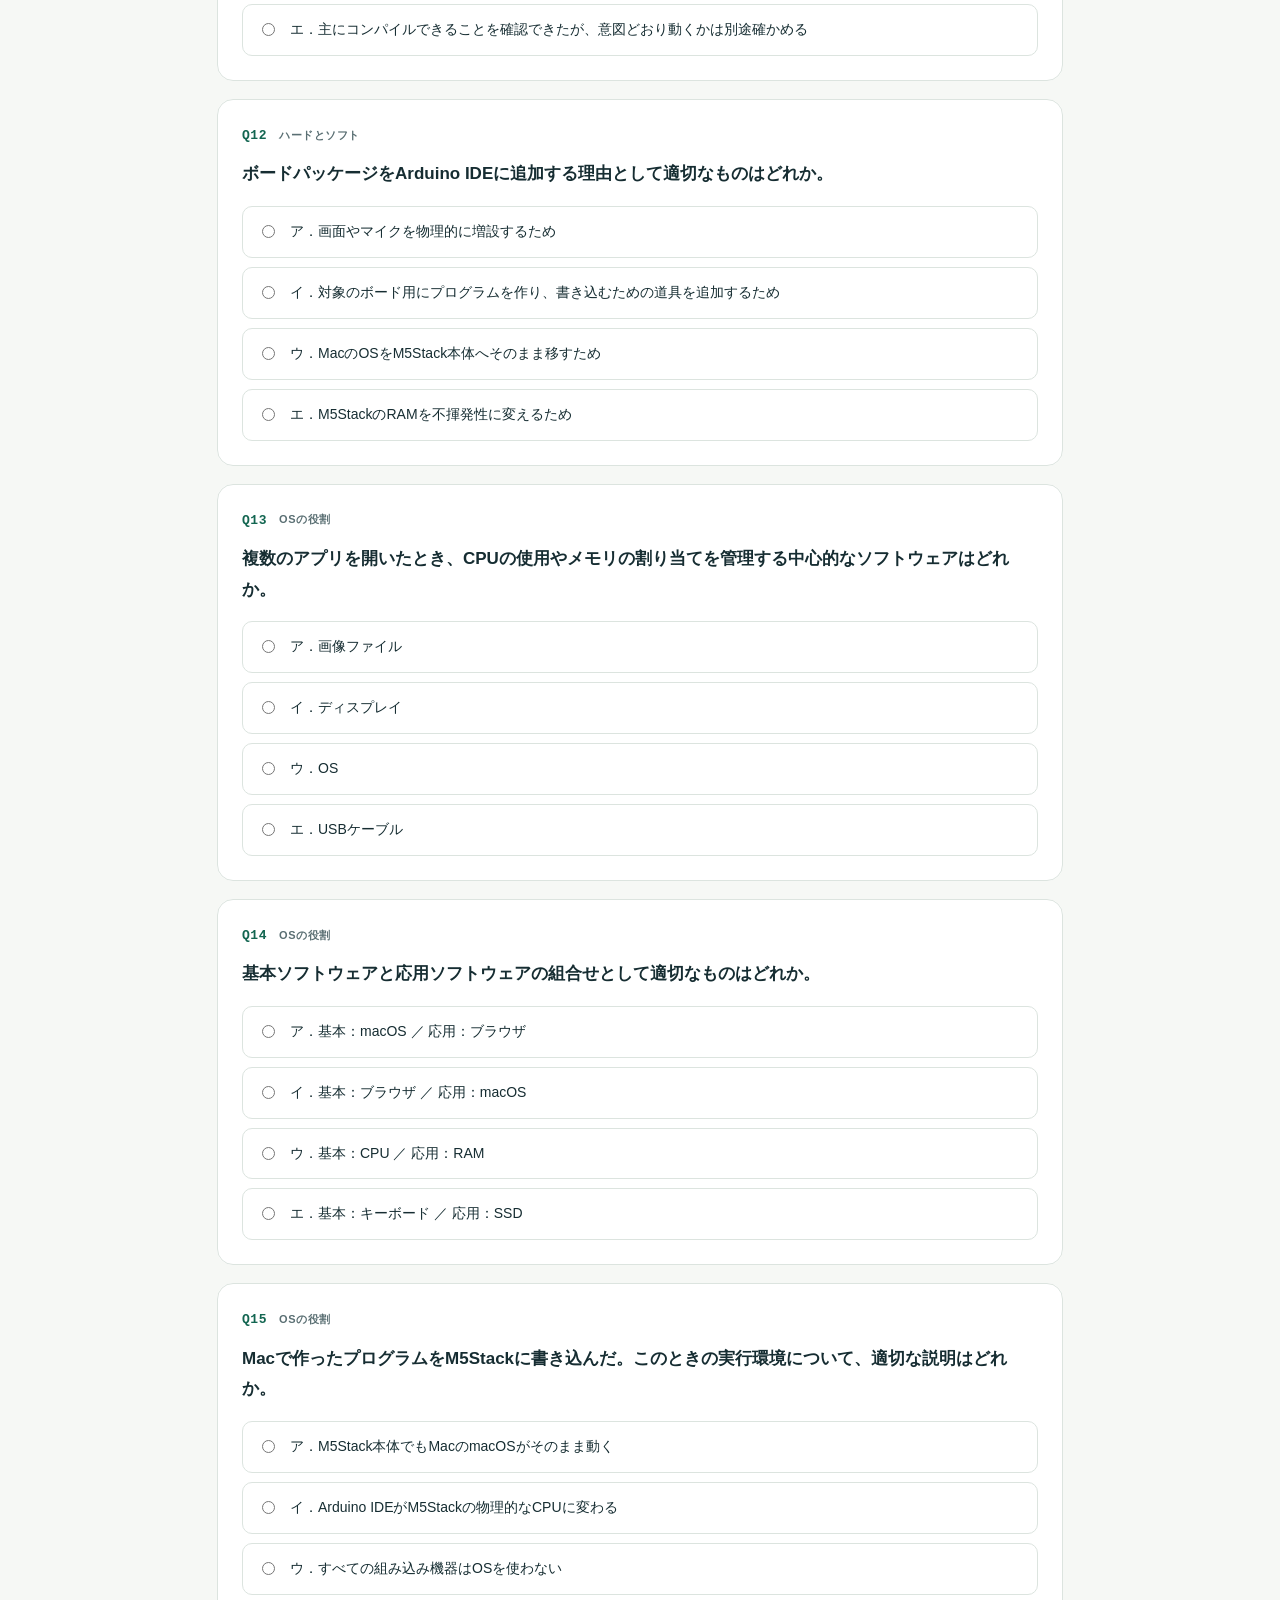
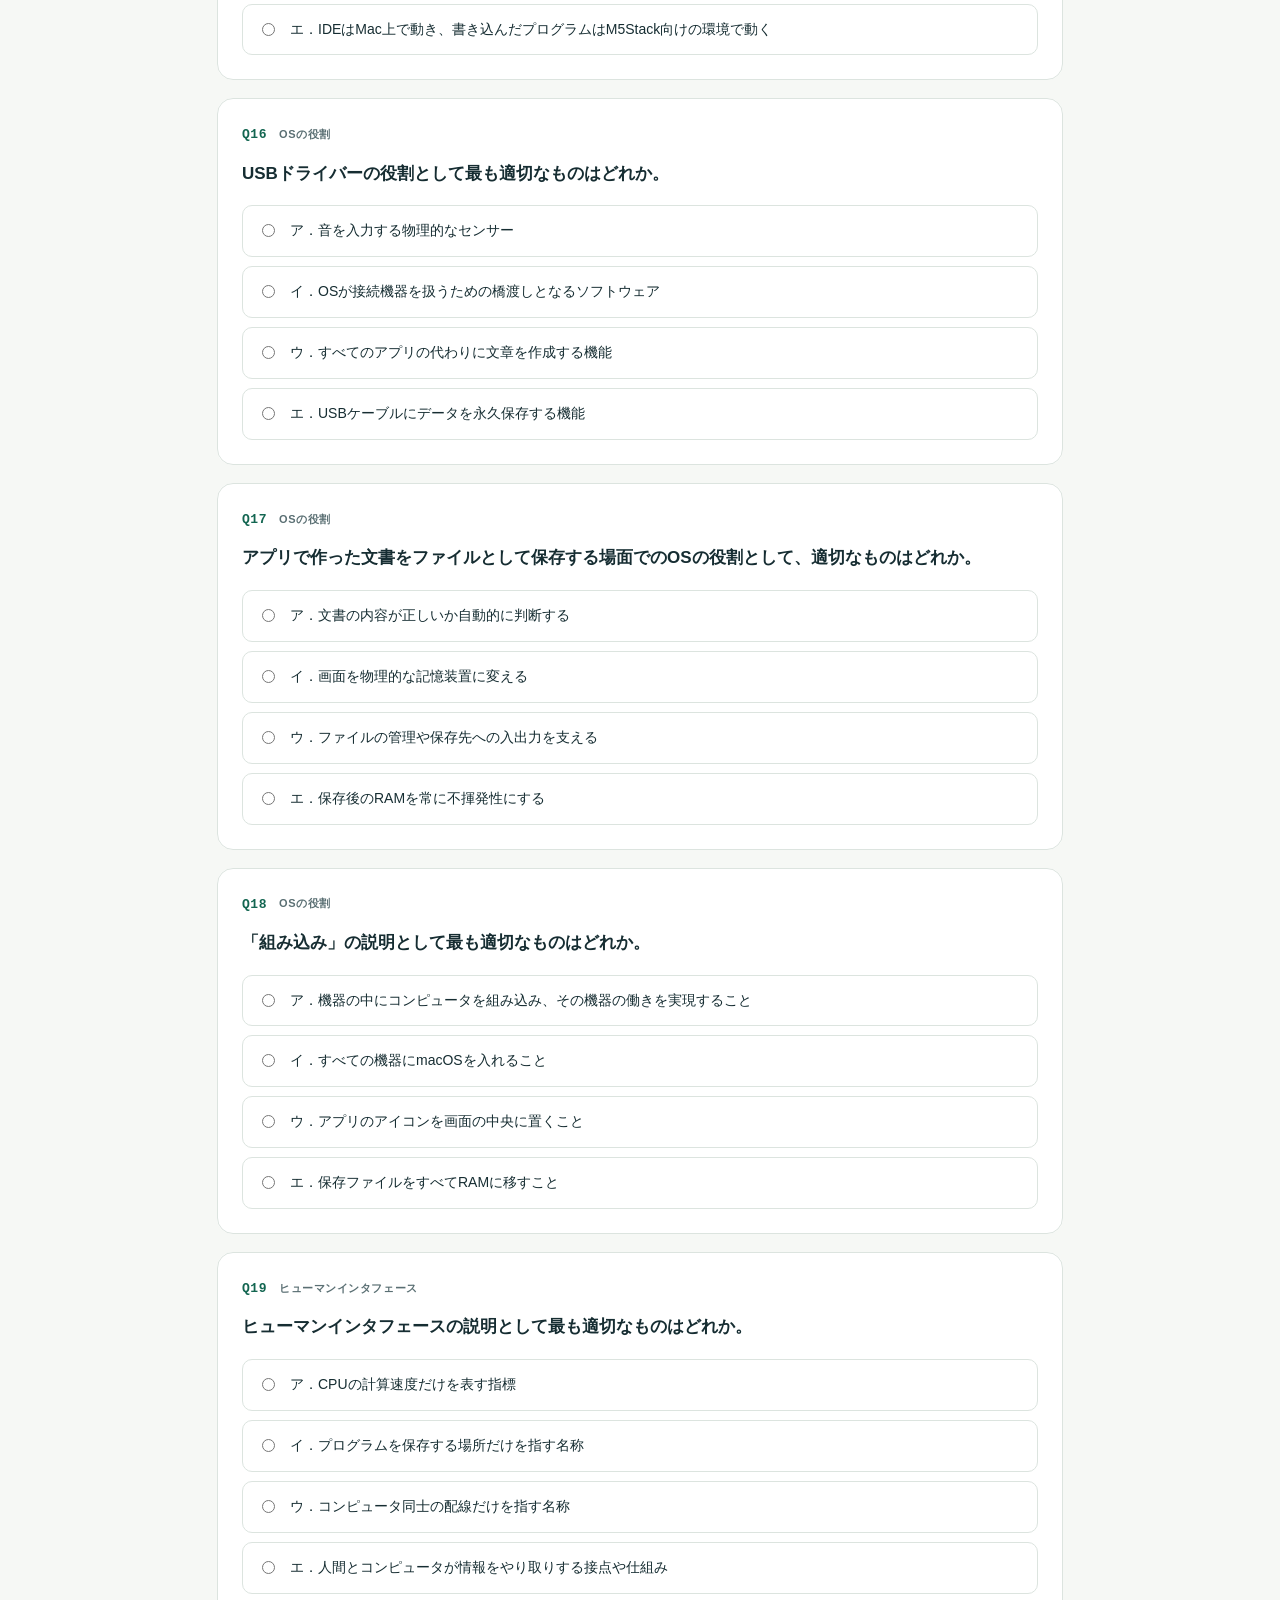
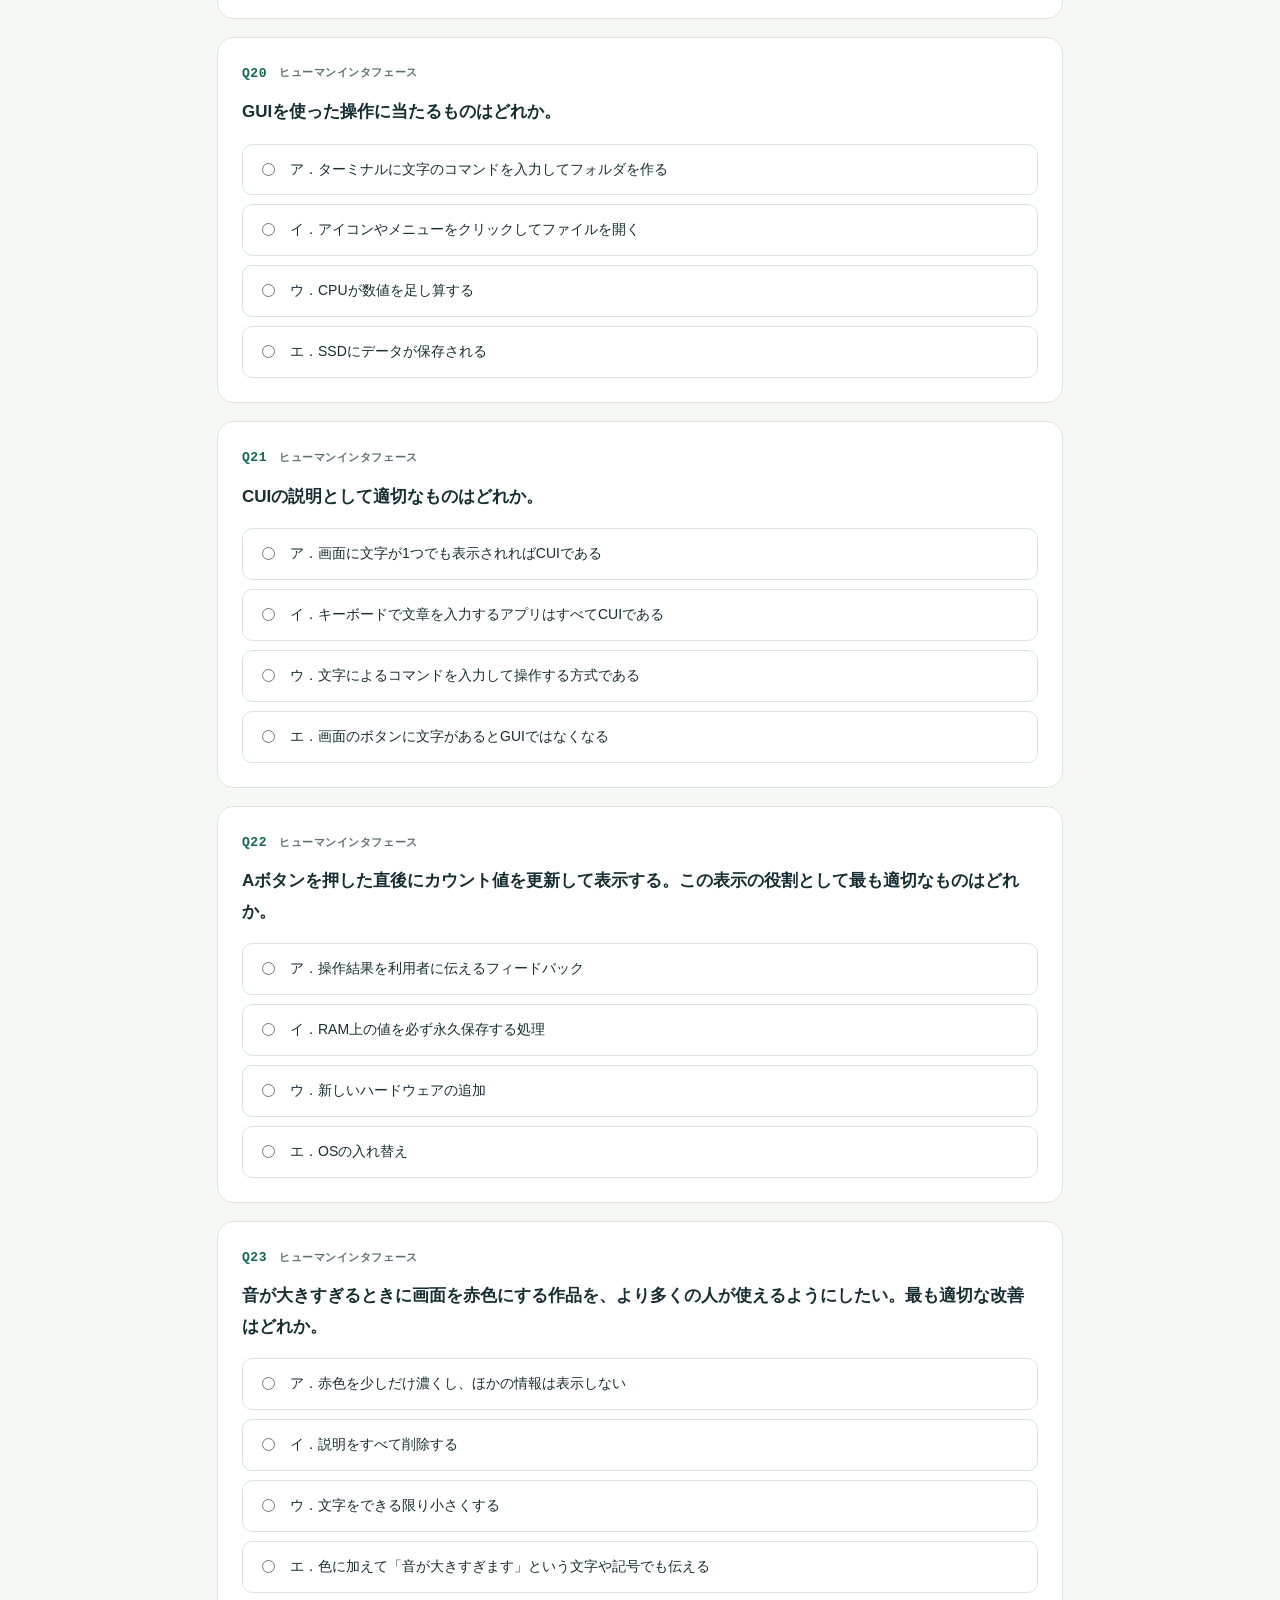
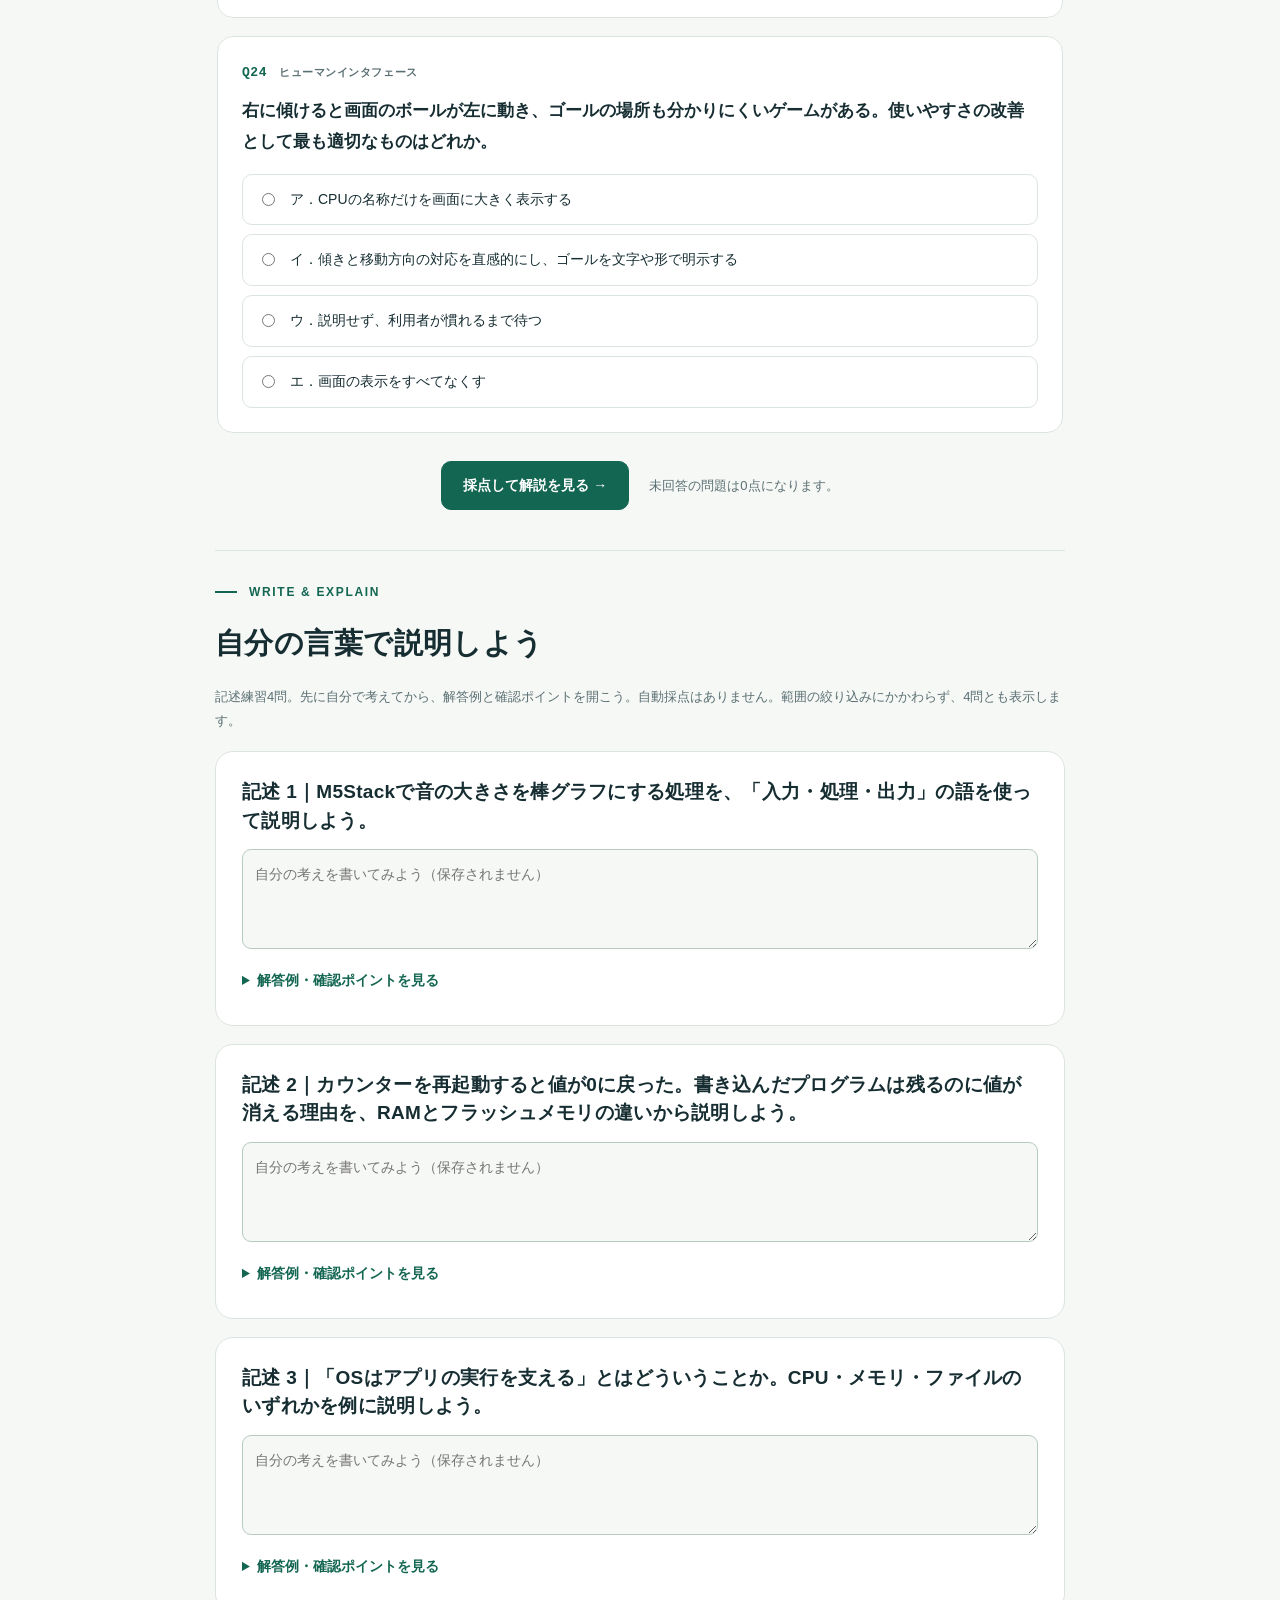
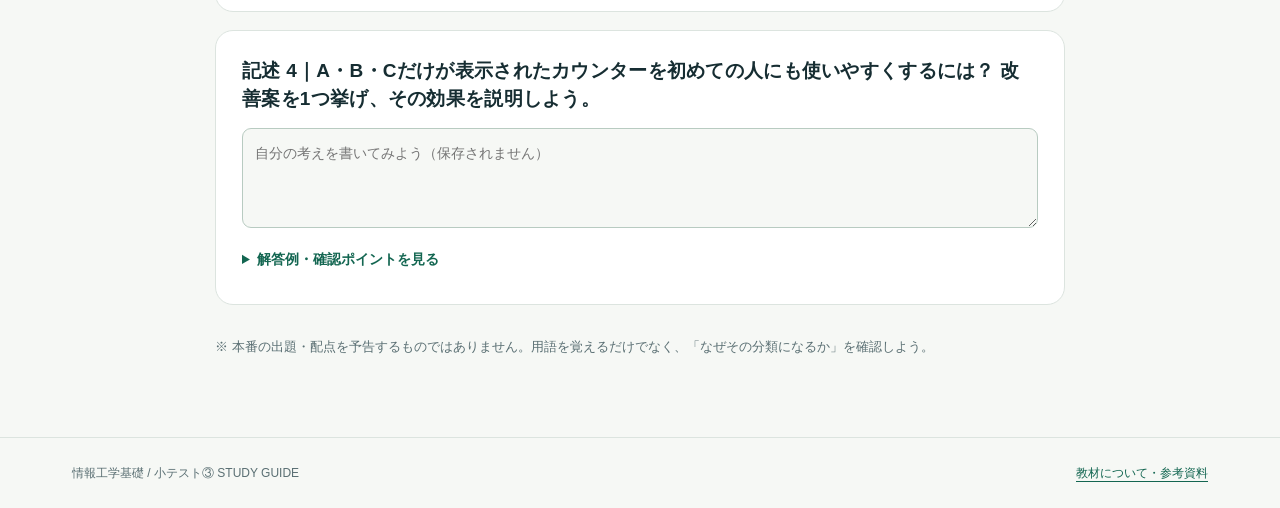
<file: quiz.html>
<!doctype html><html lang="ja"><head><meta charset="utf-8"><meta name="viewport" content="width=device-width, initial-scale=1"><meta name="description" content="情報工学基礎 小テスト③の対策問題。選択問題24問と記述練習4問で、M5Stackの授業と高校情報の知識を復習。自動採点と解説付き。"><title>ためして、確かめる。｜情報工学基礎 サンプル問題</title><link rel="stylesheet" href="assets/style.css"><script src="assets/questions.js" defer></script><script src="assets/quiz.js" defer></script></head><body><a class="skip" href="#main">本文へ移動</a><header class="topbar"><div class="container"><a href="index.html" class="brand"><span class="brand-mark">i.</span><span>情報工学基礎<small>LEARN WITH M5STACK</small></span></a><nav aria-label="メインナビゲーション"><a href="index.html">解説</a><a href="quiz.html" aria-current="page">サンプル問題 ↗</a></nav></div></header><main id="main" class="container quiz-main"><section class="hero quiz-hero"><div class="eyebrow">PRACTICE / 小テスト③対策</div><div class="quiz-intro"><div><h1>ためして、確かめる。</h1><p class="lead">知っている言葉を、説明できる知識へ。<br>選択問題24問＋記述練習4問で理解を確認しよう。</p></div><a href="index.html" class="btn secondary">解説に戻る</a></div><p class="small">選択問題は各1点。採点後に正解と理由を表示します。未回答も採点できます。記述練習は自己確認用です。回答は保存・送信されません。</p></section><noscript><div class="callout note">問題の表示と採点にはJavaScriptが必要です。JavaScriptを有効にするか、<a href="index.html">解説ページ</a>で復習してください。</div></noscript><div id="quiz-app" hidden><div class="quiz-toolbar"><div class="toolbar-row"><div class="filters"><label for="topic">出題範囲</label><select id="topic"><option value="all">すべてのテーマ（24問）</option><option value="structure">コンピュータの構成（6問）</option><option value="software">ハードとソフト（6問）</option><option value="os">OSの役割（6問）</option><option value="interface">ヒューマンインタフェース（6問）</option></select></div><span class="small" id="progress-label" aria-live="polite">0 / 24問 回答済み</span></div><div class="progress" role="progressbar" aria-label="回答の進み具合" aria-valuemin="0" aria-valuemax="24" aria-valuenow="0"><span id="progress-fill"></span></div><p class="small" style="margin:12px 0 0">範囲を切り替えると、現在の選択問題の回答はリセットされます。</p></div><section id="result" class="result" tabindex="-1" aria-label="採点結果" hidden></section><form id="quiz-form"><div id="questions"></div><div class="quiz-submit"><button class="btn" id="grade" type="submit">採点して解説を見る →</button><span class="small" id="submit-hint">未回答の問題は0点になります。</span></div></form><section class="written" id="written"><div class="eyebrow">WRITE & EXPLAIN</div><h2>自分の言葉で説明しよう</h2><p class="small">記述練習4問。先に自分で考えてから、解答例と確認ポイントを開こう。自動採点はありません。範囲の絞り込みにかかわらず、4問とも表示します。</p><div id="written-list"></div></section><p class="small" style="margin-top:30px">※ 本番の出題・配点を予告するものではありません。用語を覚えるだけでなく、「なぜその分類になるか」を確認しよう。</p></div></main><footer class="footer"><div class="container"><span>情報工学基礎 / 小テスト③ STUDY GUIDE</span><a href="index.html#sources">教材について・参考資料</a></div></footer></body></html>
</file>
<file: assets/style.css>
:root{--ink:#162d32;--muted:#5a6f73;--paper:#f6f8f5;--white:#fff;--line:#dce4df;--green:#136651;--light:#e8f2eb;--orange:#f3b85b;--red:#a33232;--radius:18px}*{box-sizing:border-box}html{scroll-behavior:smooth;scroll-padding-top:100px}body{margin:0;background:var(--paper);color:var(--ink);font-family:-apple-system,BlinkMacSystemFont,"Hiragino Kaku Gothic ProN","Yu Gothic",Meiryo,sans-serif;font-size:16px;line-height:1.85}a{color:var(--green);text-underline-offset:4px}button,input,select{font:inherit}button,a,input,summary,select{touch-action:manipulation}button{cursor:pointer}button:focus-visible,a:focus-visible,input:focus-visible,summary:focus-visible,select:focus-visible{outline:3px solid #ce7b16;outline-offset:4px}button:disabled{opacity:.5;cursor:default}h1,h2,h3,p{margin-top:0}h1,h2,h3{line-height:1.5;letter-spacing:.015em}h1{font-size:clamp(30px,4.4vw,54px);line-height:1.4;margin-bottom:22px}h2{font-size:29px;margin-bottom:20px}h3{font-size:19px;margin-bottom:10px}p{margin-bottom:18px}.container{width:min(1136px,calc(100% - 48px));margin:auto}.skip{position:absolute;top:-80px;left:20px;background:white;padding:8px;z-index:30}.skip:focus{top:8px}.topbar{position:sticky;top:0;z-index:10;background:#f6f8f5f5;border-bottom:1px solid var(--line);backdrop-filter:blur(12px)}.topbar .container{display:flex;align-items:center;justify-content:space-between;gap:18px;min-height:78px}.brand{display:flex;align-items:center;gap:12px;text-decoration:none;color:var(--ink);font-size:15px;font-weight:750;line-height:1.4}.brand-mark{display:grid;place-items:center;width:37px;height:37px;background:var(--green);color:#fff;border-radius:10px;font-family:monospace;font-size:17px}.brand small{display:block;color:var(--muted);font-size:10px;letter-spacing:.1em;margin-top:3px}nav{display:flex;gap:7px}nav a{padding:9px 17px;text-decoration:none;border-radius:9px;color:var(--muted);font-size:14px;font-weight:650}nav a[aria-current=page]{background:var(--light);color:var(--green)}.hero{padding:55px 0 40px}.eyebrow{color:var(--green);font-size:12px;font-weight:750;letter-spacing:.14em;display:flex;gap:12px;align-items:center;margin-bottom:18px}.eyebrow:before{content:"";width:22px;height:2px;background:var(--green)}.hero-grid{display:grid;grid-template-columns:1.15fr 1fr;gap:48px;align-items:center}.lead{color:var(--muted);max-width:610px}.tags{display:flex;gap:8px;flex-wrap:wrap;margin:20px 0}.tag{font-size:12px;border:1px solid var(--line);border-radius:30px;padding:4px 12px;background:#fff}.actions{display:flex;gap:12px;align-items:center;flex-wrap:wrap;margin-top:24px}.btn{display:inline-flex;justify-content:center;align-items:center;gap:12px;border:1px solid var(--green);background:var(--green);color:white;text-decoration:none;padding:11px 21px;border-radius:10px;font-size:14px;font-weight:650;line-height:1.8}.btn.secondary{background:transparent;color:var(--green);border-color:#b9cfc3}.btn:hover{filter:brightness(.94)}.small{font-size:13px;color:var(--muted)}.demo{border-radius:24px;background:#e8eeea;padding:25px 28px}.demo-label{font-family:monospace;font-size:11px;letter-spacing:.1em;color:var(--muted);display:flex;justify-content:space-between}.device{background:#24383d;border-radius:24px;padding:22px 20px 16px;max-width:254px;margin:22px auto;box-shadow:8px 10px 0 #cad7ce;border:5px solid #fff}.screen{background:#dcefb0;min-height:142px;border-radius:8px;padding:12px;color:#213b2e;text-align:center;font-family:monospace}.screen-label{font-size:10px;letter-spacing:.12em}.counter{font-size:50px;line-height:1.4;font-weight:700}.device-buttons{display:flex;justify-content:space-between;gap:12px;margin-top:14px}.device-buttons button{width:50px;height:32px;border:1px solid #7b9396;border-radius:8px;background:#3d5358;color:#fff;font-size:12px}.demo p{font-size:12px;margin:0;color:var(--muted)}.signal{background:#fff;padding:12px;border-radius:10px;font-size:12px;min-height:48px;margin-top:16px}.overview{display:grid;grid-template-columns:repeat(4,1fr);gap:12px;padding-bottom:36px}.overview a{text-decoration:none;color:var(--ink);padding:18px;background:white;border:1px solid var(--line);border-radius:14px;display:flex;gap:12px;align-items:center;font-size:14px;font-weight:650}.overview a span{font-family:monospace;color:var(--green);font-size:12px}.study-layout{display:grid;grid-template-columns:190px minmax(0,1fr);gap:42px;padding:15px 0 70px}.side{position:sticky;top:103px;align-self:start;font-size:13px}.side p{font-size:10px;color:var(--muted);letter-spacing:.13em}.side a{display:block;padding:9px 10px;text-decoration:none;color:var(--muted);border-left:2px solid var(--line)}.side a:hover{color:var(--green);border-color:var(--green)}.chapter{margin-bottom:52px;scroll-margin-top:100px}.chapter-head{display:flex;gap:15px;align-items:center;margin-bottom:18px}.chapter-head h2{margin:0}.chapter-num{font-family:monospace;color:var(--green);font-size:18px}.card{padding:26px;background:white;border:1px solid var(--line);border-radius:var(--radius);margin-bottom:18px}.card>*:last-child{margin-bottom:0}.two-col{display:grid;grid-template-columns:1fr 1fr;gap:16px}.two-col .card{margin:0}.callout{padding:19px 22px;border-left:3px solid var(--green);background:var(--light);border-radius:0 10px 10px 0;margin:20px 0;font-size:14px}.callout strong{display:block;margin-bottom:6px}.note{background:#fff6e7;border-color:#d19b45}.table-wrap{overflow-x:auto;border:1px solid var(--line);border-radius:12px;margin:20px 0}table{border-collapse:collapse;width:100%;background:white;text-align:left;font-size:14px;min-width:530px}th,td{padding:14px 16px;border-bottom:1px solid var(--line);vertical-align:top}th{background:#edf3ef;font-size:12px}tr:last-child td{border-bottom:0}td:first-child{font-weight:650}.diagram{width:100%;height:auto;display:block;margin:15px 0}.flow{display:flex;align-items:stretch;gap:8px;margin:18px 0}.flow>div{flex:1;padding:13px 10px;background:var(--light);border:1px solid #cfe1d5;border-radius:10px;text-align:center;font-size:13px}.flow b{display:block;font-size:11px;color:var(--green)}.flow>span{align-self:center;color:var(--green)}ul,ol{padding-left:1.4em}li+li{margin-top:7px}.checklist label{display:flex;align-items:flex-start;gap:10px;padding:11px 0;border-bottom:1px solid var(--line);font-size:14px}.checklist input{accent-color:var(--green);width:18px;height:18px;margin-top:5px;flex-shrink:0}.chapter-link{text-align:right;font-size:13px}.footer{border-top:1px solid var(--line);padding:24px 0;color:var(--muted);font-size:12px}.footer .container{display:flex;justify-content:space-between;gap:16px;flex-wrap:wrap}.quiz-hero{padding-bottom:22px}.quiz-hero h1{font-size:38px}.quiz-intro{display:flex;justify-content:space-between;gap:30px;align-items:flex-start}.quiz-toolbar{background:white;border:1px solid var(--line);border-radius:16px;padding:20px 24px;margin-bottom:25px}.toolbar-row{display:flex;gap:14px;align-items:center;justify-content:space-between;flex-wrap:wrap}.filters{display:flex;align-items:center;gap:12px;font-size:13px}.filters select{border:1px solid #b8cbc1;background:var(--paper);color:var(--ink);border-radius:8px;padding:7px;max-width:100%}.progress{height:5px;background:var(--line);border-radius:9px;margin-top:15px;overflow:hidden}.progress>span{display:block;background:var(--green);width:0;height:100%;transition:width .2s}.question{border:1px solid var(--line);border-radius:16px;background:white;padding:24px;margin-bottom:18px;min-width:0}.question legend{float:left;width:100%;padding:0;font-size:17px;font-weight:700;line-height:1.8;margin-bottom:16px}.question .options{clear:both;display:grid;gap:9px}.q-meta{display:flex;gap:12px;align-items:center;font-size:11px;color:var(--muted);margin-bottom:12px;letter-spacing:.05em}.q-number{color:var(--green);font-family:monospace;font-size:13px;font-weight:700}.option{display:flex;align-items:flex-start;gap:12px;border:1px solid var(--line);border-radius:10px;padding:12px 14px;font-size:14px;cursor:pointer}.option:has(input:checked){border-color:var(--green);background:var(--light)}.option input{accent-color:var(--green);margin-top:6px;flex-shrink:0}.option.good{border-color:var(--green);background:#e9f4ed}.option.bad{border-color:#d39086;background:#fff0ec}.explanation{margin-top:15px;background:var(--paper);border-radius:10px;padding:18px;font-size:14px}.explanation strong{display:block;margin-bottom:6px}.status-good{color:var(--green)}.status-bad{color:var(--red)}.quiz-main{max-width:850px;padding-bottom:60px}.quiz-submit{display:flex;align-items:center;justify-content:center;gap:20px;margin:28px 0;flex-wrap:wrap}.result{background:var(--green);color:#fff;border-radius:18px;padding:28px;margin-bottom:24px}.result h2{color:white;margin-bottom:8px}.score{font-size:44px;font-weight:750;font-family:monospace}.result .btn{background:white;color:var(--green);border-color:white}.result .btn.secondary{background:transparent;color:white}.result a{color:white}.result-table{min-width:0;background:transparent;color:white;margin:14px 0;font-size:13px}.result-table th{background:#ffffff19}.result-table td,.result-table th{border-color:#ffffff38;padding:8px}.result-note{font-size:13px;margin:12px 0}.written{padding-top:30px;border-top:1px solid var(--line);margin-top:40px}.written textarea{resize:vertical;display:block;width:100%;min-height:100px;padding:12px;border:1px solid #b8cbc1;border-radius:9px;background:var(--paper);font:inherit;font-size:14px;margin:14px 0;color:var(--ink)}details{font-size:14px}summary{color:var(--green);cursor:pointer;font-weight:650;padding:5px 0}details[open] summary{margin-bottom:10px}.plain-link{border:0;background:transparent;color:var(--green);text-decoration:underline;padding:4px;font-size:13px}.hidden,[hidden]{display:none!important}.source-list{font-size:13px;word-break:break-word}.print-only{display:none}@media(max-width:900px){.hero-grid{gap:24px}.overview{grid-template-columns:repeat(2,1fr)}.study-layout{grid-template-columns:1fr}.side{display:none}.hero{padding-top:35px}h1{font-size:36px}}@media(max-width:640px){.container{width:calc(100% - 32px)}.topbar .container{min-height:68px;gap:10px}.brand{font-size:12px;gap:7px}.brand small{font-size:8px}.brand-mark{width:30px;height:30px;font-size:13px}nav{gap:0}nav a{padding:8px 10px;font-size:12px}.hero-grid{grid-template-columns:1fr}.hero{padding-top:28px}h1{font-size:34px}.hero h1 br{display:none}.demo{padding:20px}.demo .device{margin:15px auto}.overview{gap:9px}.overview a{padding:12px;font-size:12px;gap:7px}.study-layout{padding-top:0}.card{padding:20px}.two-col{grid-template-columns:1fr}.chapter-head h2{font-size:24px}.flow{gap:4px}.flow>div{padding:10px 5px;font-size:11px}.quiz-intro{display:block}.quiz-hero h1{font-size:31px}.quiz-toolbar{padding:17px}.filters{width:100%;flex-wrap:wrap}.question{padding:19px}.question legend{font-size:16px}.option{padding:11px;font-size:13px}.result{padding:21px}.result-table{font-size:12px}}@media(prefers-reduced-motion:reduce){html{scroll-behavior:auto}*{transition:none!important}}@media print{body{background:white;font-size:11pt}.topbar,.side,.demo,.overview,.actions,.quiz-toolbar,.quiz-submit,.footer,.skip,.no-print{display:none!important}.container{width:100%;max-width:none}.hero{padding:0}.hero-grid,.study-layout{display:block}.card,.question{break-inside:avoid;box-shadow:none}.chapter{margin-bottom:24px}h1{font-size:26pt}h2{font-size:20pt}.print-only{display:block}.question .explanation{display:block}.written textarea{min-height:70px}}
.study-layout>div{min-width:0}
@media(max-width:640px){.hero h1 br{display:initial}}
</file>
